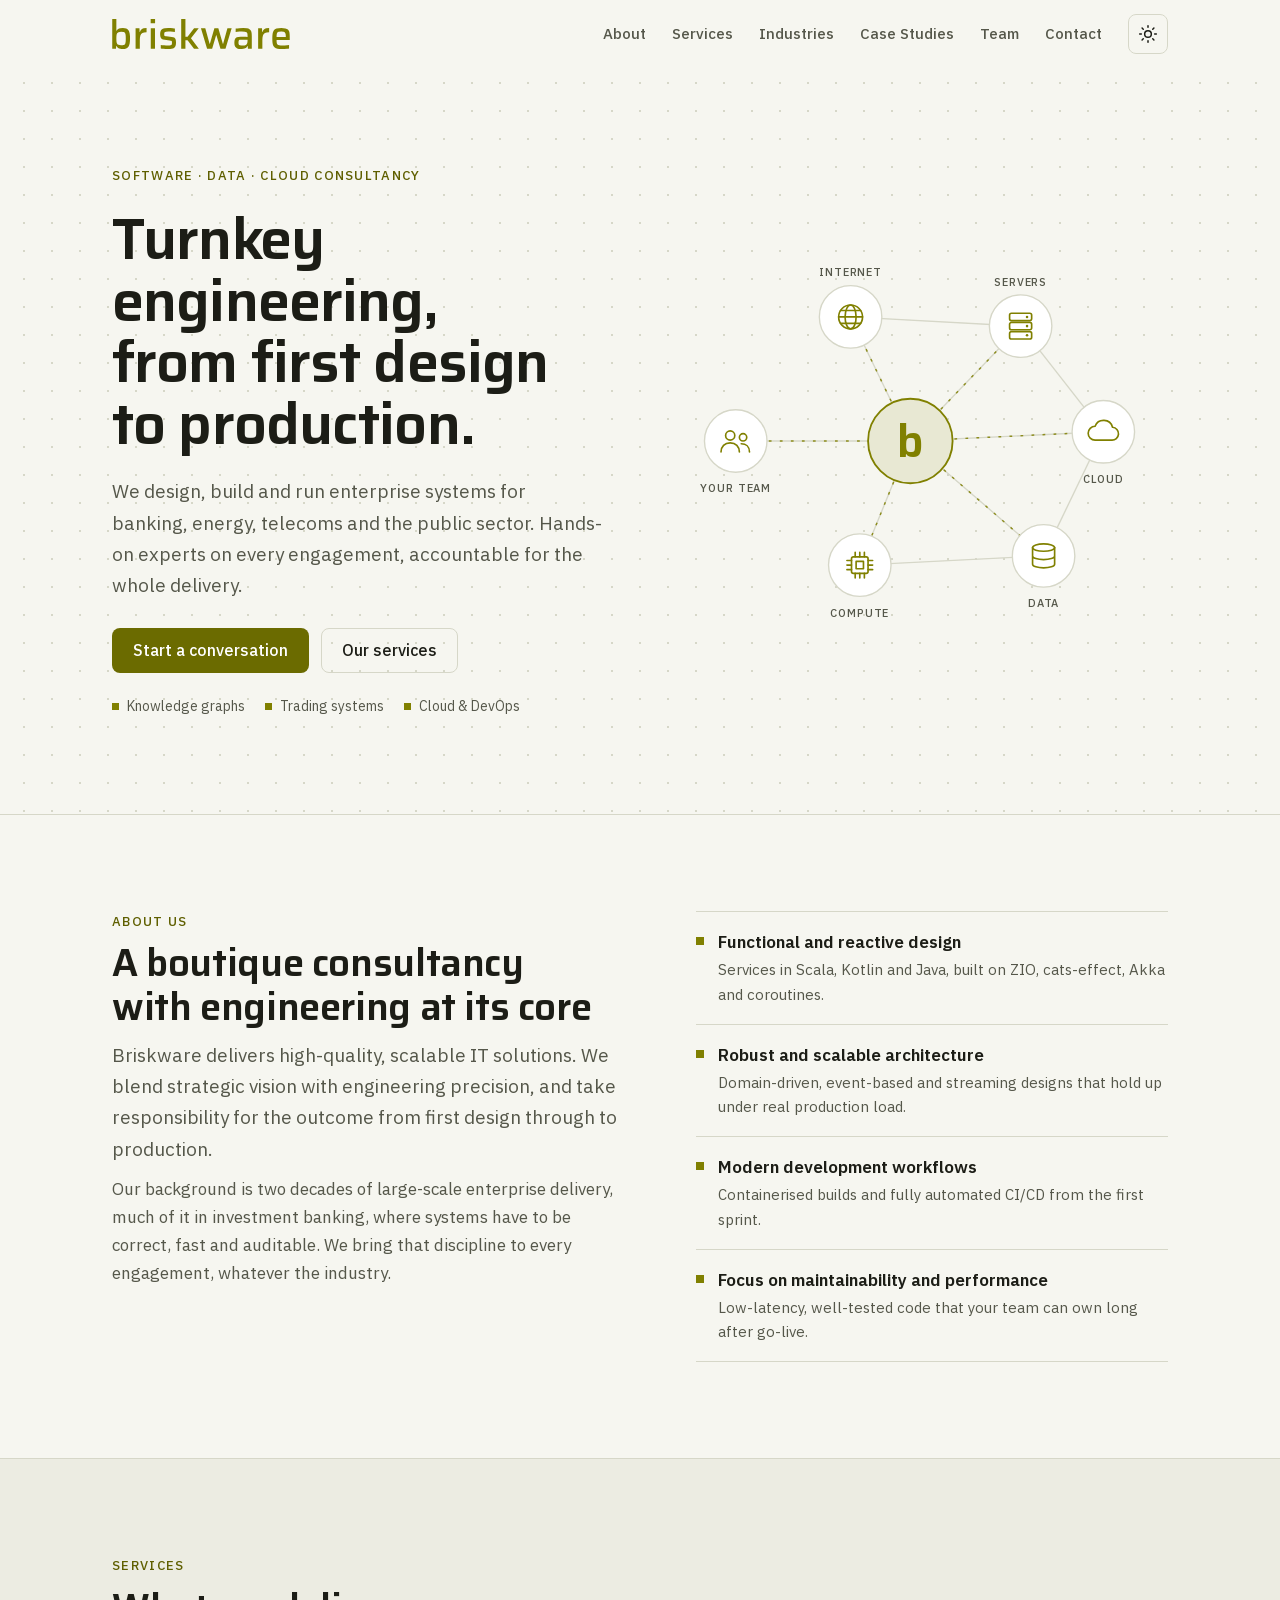
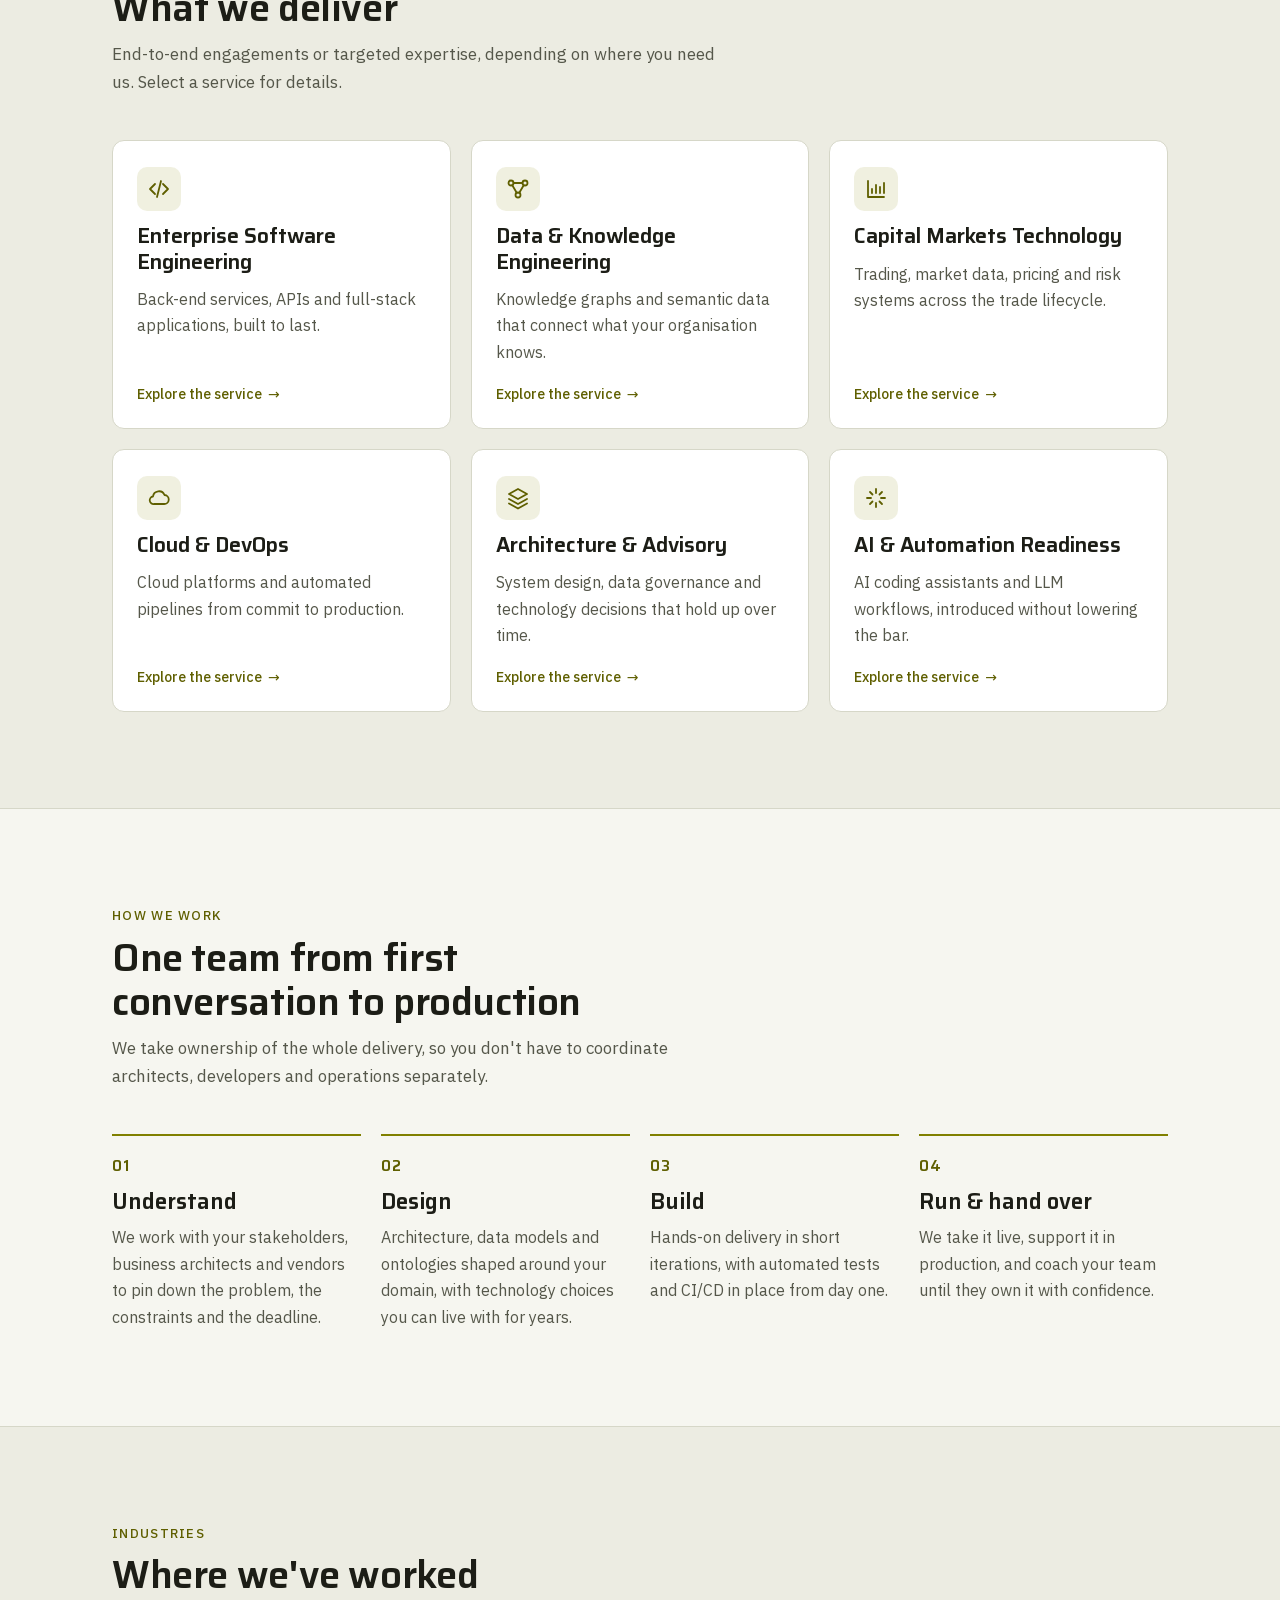
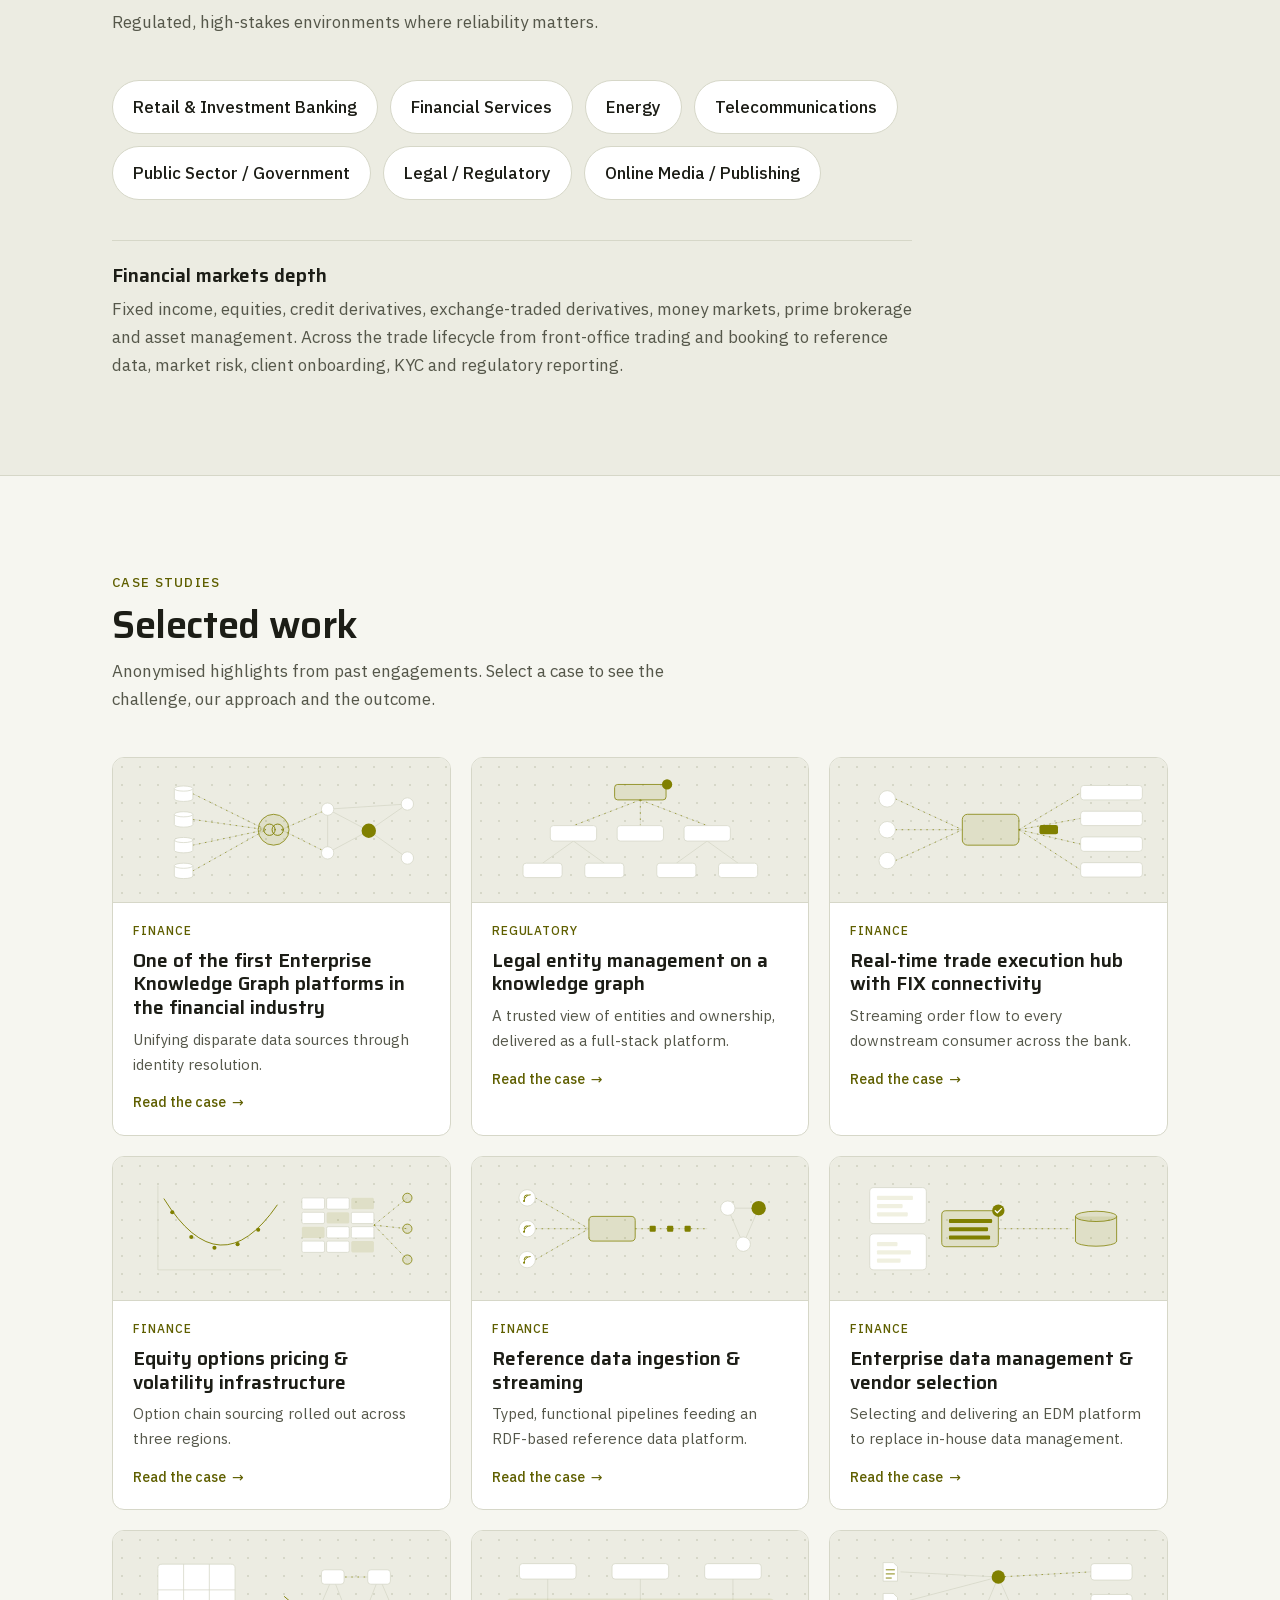
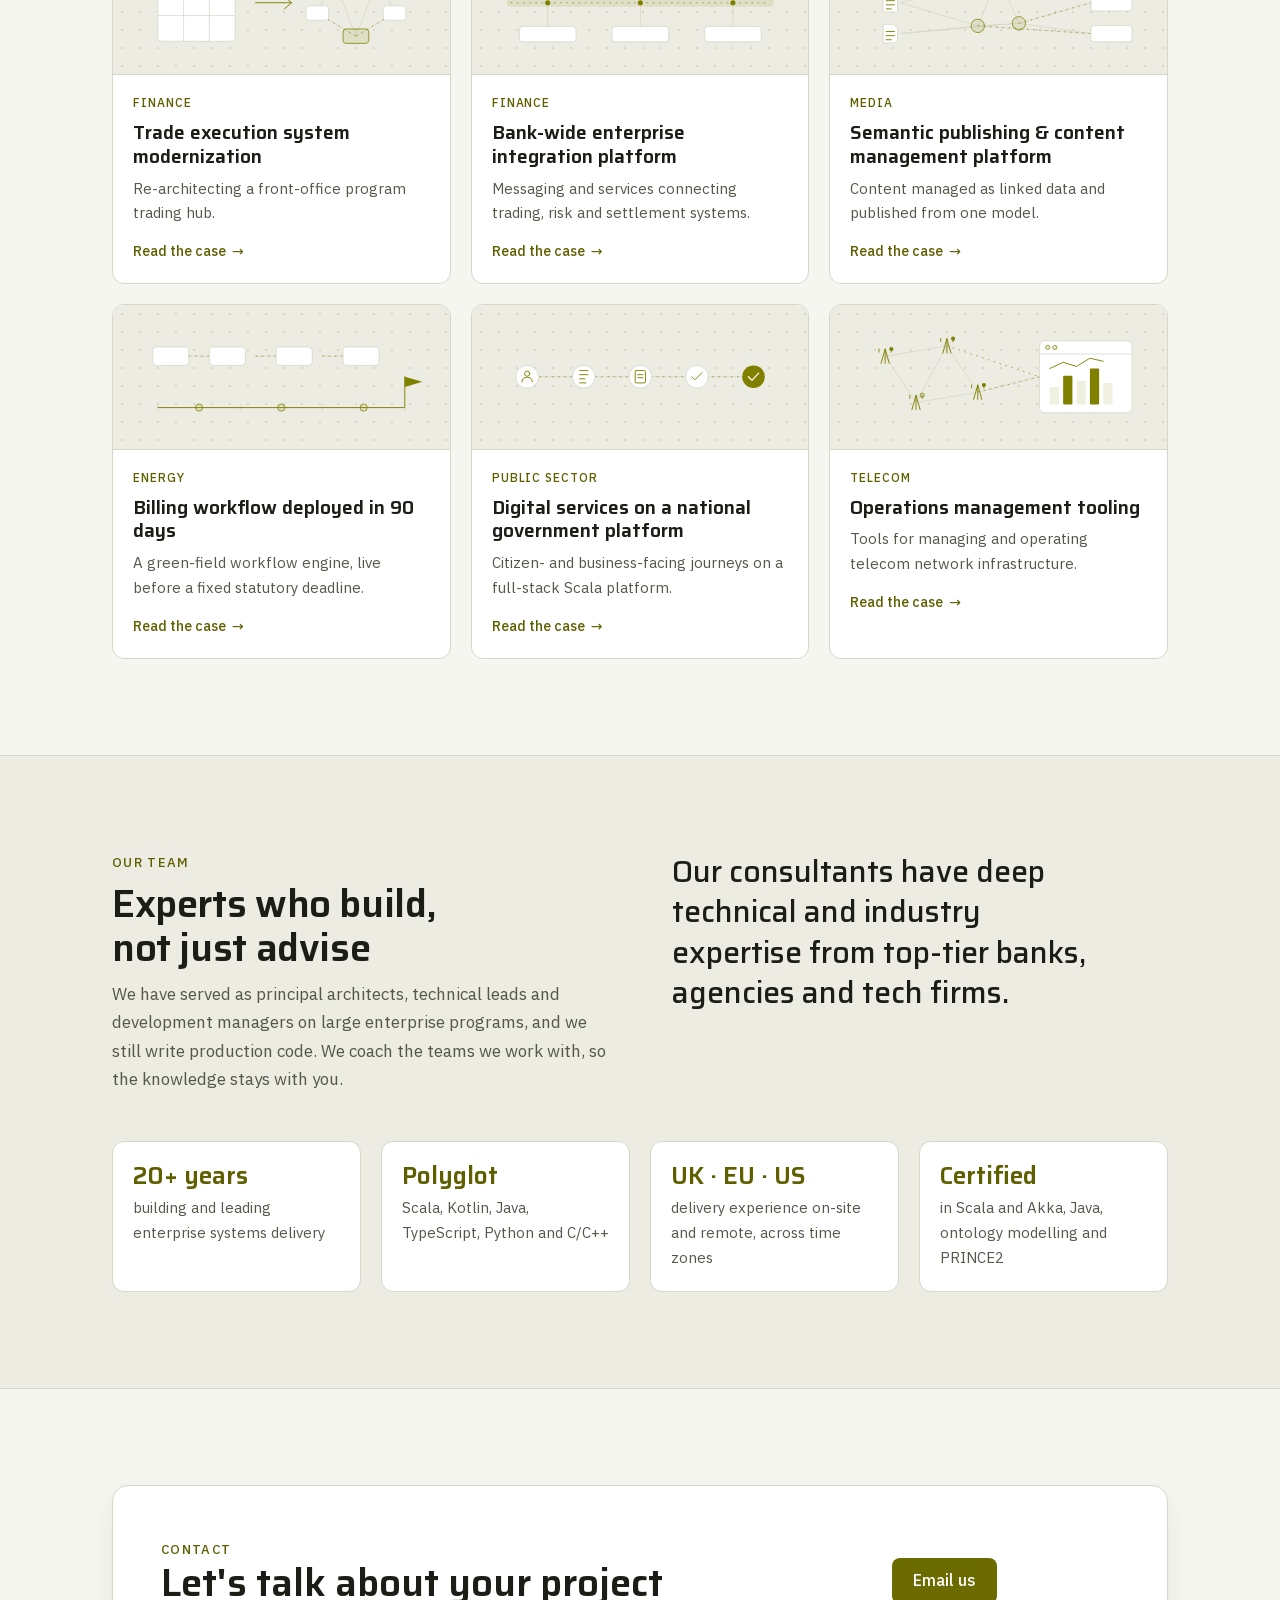
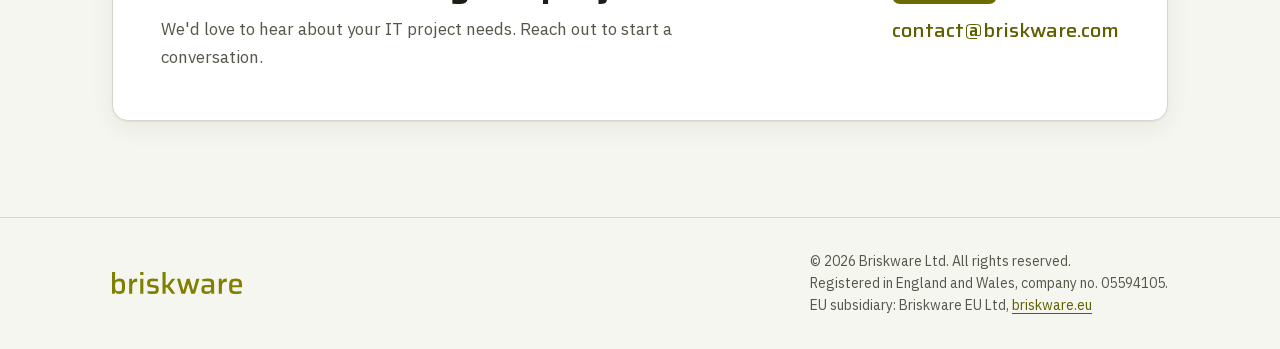
<file: index.html>
<!DOCTYPE html>
<html lang="en">
<head>
  <meta charset="UTF-8">
  <meta name="viewport" content="width=device-width, initial-scale=1">
  <title>Briskware | Software, Data &amp; Cloud Engineering Consultancy</title>
  <meta name="description" content="Briskware is a boutique consultancy delivering turnkey software, data and cloud engineering: enterprise systems, knowledge graphs, cloud and DevOps, architecture and AI readiness.">
  <link rel="canonical" href="https://briskware.com/">
  <link rel="alternate" hreflang="en-GB" href="https://briskware.com/">
  <link rel="alternate" hreflang="en-IE" href="https://briskware.eu/">
  <link rel="alternate" hreflang="x-default" href="https://briskware.com/">

  <meta property="og:type" content="website">
  <meta property="og:site_name" content="Briskware">
  <meta property="og:title" content="Briskware | Turnkey software, data &amp; cloud engineering">
  <meta property="og:description" content="Boutique consultancy delivering enterprise systems from first design to production.">
  <meta property="og:url" content="https://briskware.com/">
  <meta property="og:image" content="https://briskware.com/og-image.png">
  <meta property="og:image:width" content="1200">
  <meta property="og:image:height" content="630">
  <meta name="twitter:card" content="summary_large_image">

  <link rel="icon" href="favicon.ico" sizes="any">
  <link rel="icon" href="favicon.svg" type="image/svg+xml">
  <link rel="apple-touch-icon" href="apple-touch-icon.png">
  <meta name="theme-color" content="#f6f6f0" media="(prefers-color-scheme: light)">
  <meta name="theme-color" content="#17180f" media="(prefers-color-scheme: dark)">

  <!-- Before first paint: pick the company (UK or EU) from the host name, and the colour theme. -->
  <script>
    (function () {
      // briskware.eu / briskware.ie -> Briskware EU Ltd; everything else -> Briskware Ltd (UK).
      // data-site="ie" additionally switches the logo tag from EU to IE on briskware.ie.
      // Preview override: #as-eu, #as-ie or #as-uk, or ?entity=eu|ie|uk.
      var host = location.hostname.toLowerCase();
      var site = /(^|\.)briskware\.ie$/.test(host) ? 'ie' : /(^|\.)briskware\.eu$/.test(host) ? 'eu' : 'uk';
      var forced = (location.hash.match(/^#as-(eu|ie|uk)$/) || location.search.match(/[?&]entity=(eu|ie|uk)\b/) || [])[1];
      site = forced || site;
      document.documentElement.setAttribute('data-entity', site === 'uk' ? 'uk' : 'eu');
      document.documentElement.setAttribute('data-site', site);
    })();
    (function () {
      var t;
      try { t = localStorage.getItem('theme'); } catch (e) {}
      if (t !== 'light' && t !== 'dark') {
        t = window.matchMedia && window.matchMedia('(prefers-color-scheme: dark)').matches ? 'dark' : 'light';
      }
      document.documentElement.setAttribute('data-theme', t);
    })();
  </script>

  <link rel="preload" href="fonts/saira-latin.woff2" as="font" type="font/woff2" crossorigin>
  <link rel="preload" href="fonts/ibm-plex-sans-latin.woff2" as="font" type="font/woff2" crossorigin>
  <link rel="stylesheet" href="styles.css">
  <script src="script.js" defer></script>

  <script type="application/ld+json" id="org-data">
  {
    "@context": "https://schema.org",
    "@type": "Organization",
    "name": "Briskware Ltd",
    "legalName": "Briskware Limited",
    "url": "https://briskware.com/",
    "logo": "https://briskware.com/icon-512.png",
    "email": "contact@briskware.com",
    "description": "Boutique consultancy delivering turnkey software, data and cloud engineering.",
    "identifier": { "@type": "PropertyValue", "propertyID": "Companies House (England and Wales)", "value": "05594105" },
    "subOrganization": { "@type": "Organization", "name": "Briskware EU Ltd", "url": "https://briskware.eu/" }
  }
  </script>
</head>
<body>

<svg width="0" height="0" style="position:absolute" aria-hidden="true" focusable="false">
  <symbol id="wordmark" viewBox="79.1 -743 4449.6 751"><path d="M345.9 8Q314.3 8 283.6 2.4Q252.9 -3.2 227.7 -19.3Q202.6 -35.5 186.9 -67.1H180.4L176.5 0H79.1V-743H185.2V-450.2H190.9Q206.2 -476.9 229.4 -491.5Q252.6 -506.2 282.7 -512.1Q312.8 -518 349.3 -518Q399.9 -518 434 -505.2Q468 -492.5 488.6 -462.7Q509.2 -433 518.4 -382.3Q527.7 -331.7 527.7 -255Q527.7 -178.3 518 -127.7Q508.3 -77 487.3 -47.3Q466.3 -17.5 431.5 -4.8Q396.6 8 345.9 8ZM302.5 -85.9Q341.9 -85.9 365.6 -91.4Q389.3 -96.9 401 -113.7Q412.7 -130.5 416.7 -164.4Q420.7 -198.3 420.7 -255Q420.7 -311.7 416.7 -345.2Q412.7 -378.6 401 -395.4Q389.3 -412.2 365.6 -417.7Q341.9 -423.2 302.5 -423.2Q263.1 -423.2 239.6 -413.9Q216.1 -404.6 204.6 -383.9Q191.9 -362.4 188.6 -331Q185.2 -299.5 185.2 -255Q185.2 -211.7 188.5 -179.4Q191.7 -147 204.4 -125.6Q215.9 -105.4 239.6 -95.6Q263.3 -85.9 302.5 -85.9ZM666.1 0V-510H763.4L767.4 -417.7H774.7Q787.6 -458.2 811 -479.9Q834.4 -501.7 867.4 -509.8Q900.4 -518 941.5 -518V-414.2Q874.4 -414.2 837.6 -394.1Q800.9 -373.9 786.6 -330.6Q772.2 -287.3 772.2 -217.2V0ZM1043.7 -638.5V-743H1154.5V-638.5ZM1046.1 0V-510H1152.2V0ZM1487.5 8Q1458.2 8 1423.7 6.1Q1389.3 4.2 1356.4 1.2Q1323.4 -1.7 1296.9 -5.5V-90.4Q1314.4 -88.9 1335.8 -86.9Q1357.3 -84.9 1381 -83.8Q1404.7 -82.8 1428 -81.8Q1451.2 -80.9 1473.1 -80.9Q1521 -80.9 1542.7 -86.9Q1564.5 -92.9 1570.9 -107.2Q1577.4 -121.6 1577.4 -144.7Q1577.4 -171.5 1572.9 -183.2Q1568.5 -194.9 1556.1 -198.8Q1543.8 -202.7 1518.8 -205.7L1395.1 -220.5Q1346.9 -226.4 1322.5 -243.8Q1298.1 -261.3 1289.5 -291.9Q1280.9 -322.5 1280.9 -366.3Q1280.9 -417.1 1295.5 -447.5Q1310.1 -477.8 1336.8 -493.1Q1363.5 -508.3 1401.1 -513.2Q1438.8 -518 1484 -518Q1512 -518 1542.7 -516.1Q1573.4 -514.2 1601.9 -510.8Q1630.4 -507.5 1650.6 -502.7V-418.6Q1626.6 -421.9 1599 -424.1Q1571.4 -426.2 1543.6 -427.7Q1515.9 -429.1 1491.3 -429.1Q1453.6 -429.1 1429.6 -425.7Q1405.5 -422.3 1394.2 -409.5Q1382.9 -396.7 1382.9 -367.4Q1382.9 -344.2 1386.5 -332.6Q1390.2 -321.1 1401.8 -316.6Q1413.5 -312.1 1436.8 -309.1L1571.4 -293.4Q1609 -289.4 1632.6 -277.6Q1656.2 -265.8 1667.4 -236.2Q1678.6 -206.6 1678.6 -147.2Q1678.6 -97.4 1666 -66.5Q1653.5 -35.7 1628.6 -19.4Q1603.7 -3.2 1568.3 2.4Q1533 8 1487.5 8ZM1808.1 0V-743H1914.2V-301.3H1967.4L2130.2 -510H2247L2052.5 -263.7L2250 0H2128.7L1967.4 -212H1914.2V0ZM2456 0 2302.3 -510H2411.4L2518.7 -122.3H2526.4L2638.7 -510H2737.8L2850.4 -122.3H2858L2965.2 -510H3071.6L2917.1 0H2790.8L2689.9 -336H2682.2L2583.1 0ZM3297.8 8Q3245.7 8 3210.1 -5.9Q3174.6 -19.9 3156.8 -52.6Q3138.9 -85.4 3138.9 -141.3Q3138.9 -199.9 3152.8 -234.3Q3166.6 -268.7 3200.9 -283.8Q3235.1 -298.9 3296.6 -298.9Q3307 -298.9 3326.5 -298.4Q3346.1 -297.9 3371.5 -297.3Q3396.8 -296.7 3422.4 -296.2Q3447.9 -295.7 3469.4 -294.7V-319Q3469.4 -358.2 3464.2 -380.3Q3458.9 -402.3 3443.4 -412.9Q3427.8 -423.4 3399.1 -426.3Q3370.3 -429.1 3323.5 -429.1Q3302.2 -429.1 3272.6 -427.5Q3242.9 -425.9 3215.1 -423.8Q3187.4 -421.8 3171.6 -419.4V-503.5Q3213.3 -511 3262.2 -514.5Q3311.2 -518 3360.1 -518Q3416.7 -518 3455.4 -510.9Q3494 -503.8 3518.2 -488.9Q3542.4 -474 3554.4 -449.9Q3566.4 -425.9 3571 -392.6Q3575.6 -359.3 3575.6 -315.8V0H3478.1L3474.2 -66.3H3467.7Q3451.2 -33.6 3422.7 -17.5Q3394.1 -1.3 3361 3.3Q3328 8 3297.8 8ZM3345.4 -78.4Q3370.3 -78.4 3390.9 -81.5Q3411.4 -84.6 3426.9 -93.3Q3442.5 -102 3451.3 -117.5Q3460.2 -134.1 3464.8 -156.1Q3469.4 -178 3469.4 -208.3V-225.9H3323.4Q3290.1 -225.9 3272.7 -220.8Q3255.2 -215.7 3248.9 -199.7Q3242.6 -183.7 3242.6 -151.4Q3242.6 -120.5 3250 -104.7Q3257.4 -88.9 3279.7 -83.6Q3302.1 -78.4 3345.4 -78.4ZM3734.1 0V-510H3831.4L3835.4 -417.7H3842.7Q3855.6 -458.2 3879 -479.9Q3902.4 -501.7 3935.4 -509.8Q3968.4 -518 4009.5 -518V-414.2Q3942.4 -414.2 3905.6 -394.1Q3868.9 -373.9 3854.6 -330.6Q3840.2 -287.3 3840.2 -217.2V0ZM4326 8Q4261.5 8 4218.4 -0.7Q4175.3 -9.3 4149.2 -28.5Q4123.1 -47.7 4110.2 -78.1Q4097.3 -108.5 4093.2 -152.3Q4089.1 -196 4089.1 -254Q4089.1 -323.1 4096.2 -373.2Q4103.3 -423.3 4125.4 -455.5Q4147.5 -487.7 4193.7 -502.8Q4240 -518 4318.1 -518Q4379 -518 4417.8 -508.3Q4456.7 -498.7 4479.3 -478.6Q4501.9 -458.6 4512.3 -427.3Q4522.7 -396 4525.7 -352.7Q4528.7 -309.5 4528.7 -254.3V-219.6H4196.1Q4196.1 -175.3 4200 -147.8Q4203.9 -120.3 4218.5 -105.5Q4233.2 -90.7 4264.4 -85.4Q4295.6 -80.1 4350.3 -80.1Q4373.1 -80.1 4400.7 -81.2Q4428.4 -82.4 4457.1 -85Q4485.7 -87.6 4508.7 -89.9V-6.7Q4487.2 -2.7 4456 0.7Q4424.9 4.2 4391 6.1Q4357.2 8 4326 8ZM4426.8 -276.8V-296Q4426.8 -340.7 4421.4 -367.4Q4415.9 -394.2 4403.4 -407.7Q4390.8 -421.3 4369.4 -425.6Q4347.9 -429.9 4316 -429.9Q4275.9 -429.9 4252.4 -424.5Q4228.8 -419.1 4216.7 -404.2Q4204.6 -389.3 4200.3 -362.5Q4196.1 -335.6 4196.1 -292.6H4445.1Z"/></symbol>
</svg>

<a class="skip" href="#main">Skip to content</a>

<header class="site-header" id="top">
  <div class="wrap header-inner">
    <a class="logo" href="#home" aria-label="Briskware home">
      <svg viewBox="0 0 4449.6 751" role="img" aria-label="briskware"><use href="#wordmark"/></svg>
      <span class="entity-tag eu-only tag-eu">EU</span>
      <span class="entity-tag eu-only tag-ie">IE</span>
    </a>
    <nav class="site-nav" id="site-nav" aria-label="Main">
      <ul id="nav-links">
        <li><a href="#about">About</a></li>
        <li><a href="#services">Services</a></li>
        <li><a href="#industries">Industries</a></li>
        <li><a href="#portfolio">Case Studies</a></li>
        <li><a href="#team">Team</a></li>
        <li><a href="#contact">Contact</a></li>
      </ul>
      <button class="icon-btn theme-toggle" type="button" id="theme-toggle" aria-label="Switch colour theme">
        <svg class="sun" viewBox="0 0 24 24" aria-hidden="true"><circle cx="12" cy="12" r="4"/><path d="M12 2v2M12 20v2M4.9 4.9l1.4 1.4M17.7 17.7l1.4 1.4M2 12h2M20 12h2M4.9 19.1l1.4-1.4M17.7 6.3l1.4-1.4"/></svg>
        <svg class="moon" viewBox="0 0 24 24" aria-hidden="true"><path d="M20 14.5A8 8 0 0 1 9.5 4a8 8 0 1 0 10.5 10.5z"/></svg>
      </button>
      <button class="icon-btn menu-toggle" type="button" id="menu-toggle" aria-label="Open menu" aria-expanded="false" aria-controls="nav-links">
        <svg viewBox="0 0 24 24" aria-hidden="true"><path d="M4 7h16M4 12h16M4 17h16"/></svg>
      </button>
    </nav>
  </div>
</header>

<main id="main">

<section class="hero" id="home">
  <div class="wrap hero-inner">
    <div class="hero-copy">
      <span class="eyebrow">Software · Data · Cloud consultancy</span>
      <h1>Turnkey engineering, from first design to production.</h1>
      <p class="hero-lead">We design, build and run enterprise systems for banking, energy, telecoms and the public sector. Hands-on experts on every engagement, accountable for the whole delivery.</p>
      <div class="cta-row">
        <a class="btn btn-primary" href="#contact">Start a conversation</a>
        <a class="btn btn-ghost" href="#services">Our services</a>
      </div>
      <ul class="hero-tags">
        <li>Knowledge graphs</li>
        <li>Trading systems</li>
        <li>Cloud &amp; DevOps</li>
      </ul>
    </div>

    <div class="hero-art">
      <svg class="net" viewBox="0 0 560 420" role="img" aria-label="Briskware at the centre of a network linking your team with the internet, servers, cloud, data and compute">
        <g>
          <path class="edge" d="M215 75 L400 85"/>
          <path class="edge" d="M400 85 L490 200"/>
          <path class="edge" d="M490 200 L425 335"/>
          <path class="edge" d="M425 335 L225 345"/>
          <path class="edge" d="M90 210 L280 210"/><path class="flow" d="M90 210 L280 210"/>
          <path class="edge" d="M280 210 L215 75"/><path class="flow" d="M280 210 L215 75"/>
          <path class="edge" d="M280 210 L400 85"/><path class="flow" d="M280 210 L400 85"/>
          <path class="edge" d="M280 210 L490 200"/><path class="flow" d="M280 210 L490 200"/>
          <path class="edge" d="M280 210 L425 335"/><path class="flow" d="M280 210 L425 335"/>
          <path class="edge" d="M280 210 L225 345"/><path class="flow" d="M280 210 L225 345"/>
        </g>
        <g transform="translate(90 210)"><circle class="node" r="34"/>
          <g class="ico"><circle cx="-6" cy="-6" r="5"/><path d="M-16 12c0-6 4-10 10-10s10 4 10 10"/><circle cx="8" cy="-4" r="4"/><path d="M6 3c5 0 9 3 9 9"/></g>
          <text class="lbl" y="56" text-anchor="middle">Your team</text></g>
        <g transform="translate(215 75)"><circle class="node" r="34"/>
          <g class="ico"><circle r="13"/><ellipse rx="6" ry="13"/><path d="M-13 0H13M-11 -7H11M-11 7H11"/></g>
          <text class="lbl" y="-44" text-anchor="middle">Internet</text></g>
        <g transform="translate(400 85)"><circle class="node" r="34"/>
          <g class="ico"><rect x="-12" y="-14" width="24" height="8" rx="2"/><rect x="-12" y="-4" width="24" height="8" rx="2"/><rect x="-12" y="6" width="24" height="8" rx="2"/>
            <circle class="dot" cx="7" cy="-10" r="1.4"/><circle class="dot" cx="7" cy="0" r="1.4"/><circle class="dot" cx="7" cy="10" r="1.4"/></g>
          <text class="lbl" y="-44" text-anchor="middle">Servers</text></g>
        <g transform="translate(490 200)"><circle class="node" r="34"/>
          <g class="ico"><path d="M-9 9H9a7 7 0 0 0 1-14 10 10 0 0 0-19-1A7.5 7.5 0 0 0-9 9z"/></g>
          <text class="lbl" y="56" text-anchor="middle">Cloud</text></g>
        <g transform="translate(425 335)"><circle class="node" r="34"/>
          <g class="ico"><ellipse cy="-9" rx="12" ry="4"/><path d="M-12 -9V9c0 2.2 5.4 4 12 4s12-1.8 12-4V-9M-12 0c0 2.2 5.4 4 12 4s12-1.8 12-4"/></g>
          <text class="lbl" y="56" text-anchor="middle">Data</text></g>
        <g transform="translate(225 345)"><circle class="node" r="34"/>
          <g class="ico"><rect x="-9" y="-9" width="18" height="18" rx="2"/><rect x="-4" y="-4" width="8" height="8"/>
            <path d="M-5 -9v-5M0 -9v-5M5 -9v-5M-5 9v5M0 9v5M5 9v5M-9 -5h-5M-9 0h-5M-9 5h-5M9 -5h5M9 0h5M9 5h5"/></g>
          <text class="lbl" y="56" text-anchor="middle">Compute</text></g>
        <g transform="translate(280 210)"><circle class="hub-pulse" r="46"/><circle class="hub-pulse p2" r="46"/><circle class="hub-base" r="46"/><circle class="hub" r="46"/>
          <text class="hub-b" text-anchor="middle" y="17">b</text></g>
      </svg>
    </div>
  </div>
</section>

<section class="section" id="about">
  <div class="wrap about-grid">
    <div class="section-head">
      <span class="eyebrow">About us</span>
      <h2>A boutique consultancy with engineering at its core</h2>
      <p class="about-lead">Briskware delivers high-quality, scalable IT solutions. We blend strategic vision with engineering precision, and take responsibility for the outcome from first design through to production.</p>
      <p>Our background is two decades of large-scale enterprise delivery, much of it in investment banking, where systems have to be correct, fast and auditable. We bring that discipline to every engagement, whatever the industry.</p>
    </div>
    <ul class="principles">
      <li><strong>Functional and reactive design</strong><span>Services in Scala, Kotlin and Java, built on ZIO, cats-effect, Akka and coroutines.</span></li>
      <li><strong>Robust and scalable architecture</strong><span>Domain-driven, event-based and streaming designs that hold up under real production load.</span></li>
      <li><strong>Modern development workflows</strong><span>Containerised builds and fully automated CI/CD from the first sprint.</span></li>
      <li><strong>Focus on maintainability and performance</strong><span>Low-latency, well-tested code that your team can own long after go-live.</span></li>
    </ul>
  </div>
</section>

<section class="section alt" id="services">
  <div class="wrap">
    <div class="section-head">
      <span class="eyebrow">Services</span>
      <h2>What we deliver</h2>
      <p>End-to-end engagements or targeted expertise, depending on where you need us. Select a service for details.</p>
    </div>
    <ul class="svc-grid">

      <li class="svc">
        <button class="svc-card" type="button" aria-haspopup="dialog">
          <span class="card-icon"><svg viewBox="0 0 24 24" aria-hidden="true"><path d="M8 7l-5 5 5 5M16 7l5 5-5 5M14 4l-4 16"/></svg></span>
          <span class="svc-title">Enterprise Software Engineering</span>
          <span class="svc-sum">Back-end services, APIs and full-stack applications, built to last.</span>
          <span class="case-more">Explore the service</span>
        </button>
        <div class="svc-detail" hidden>
          <div class="svc-art">
            <svg class="g" viewBox="0 0 600 240" role="img" aria-label="Layered application: web app, APIs, services and event streams">
              <path class="e" d="M300 54V80M300 114L170 140M300 114V140M300 114L430 140M170 174V200M300 174V200M430 174V200"/>
              <path class="f" d="M300 54V80M300 114L170 140M300 114V140M300 114L430 140M170 174V200M300 174V200M430 174V200"/>
              <rect class="b" x="210" y="20" width="180" height="34" rx="6"/><text class="t" x="300" y="42" text-anchor="middle">Web app</text>
              <rect class="h" x="170" y="80" width="260" height="34" rx="6"/><text class="t" x="300" y="102" text-anchor="middle">APIs</text>
              <rect class="b" x="120" y="140" width="100" height="34" rx="6"/><text class="t" x="170" y="162" text-anchor="middle">Service</text>
              <rect class="b" x="250" y="140" width="100" height="34" rx="6"/><text class="t" x="300" y="162" text-anchor="middle">Service</text>
              <rect class="b" x="380" y="140" width="100" height="34" rx="6"/><text class="t" x="430" y="162" text-anchor="middle">Service</text>
              <rect class="sf" x="90" y="200" width="420" height="12" rx="6"/><path class="f" d="M96 206H504"/>
              <text class="t" x="520" y="211">Streams</text>
            </svg>
          </div>
          <div class="svc-body">
            <p class="cd-lead">We build back-end services, streaming APIs and full-stack applications, from green-field systems to migrating legacy stacks onto modern platforms. Functional and reactive by preference, pragmatic by necessity.</p>
            <h4>What's included</h4>
            <ul class="points">
              <li>Back-end services and APIs: REST, WebSockets and non-blocking streaming</li>
              <li>Full-stack applications with React and TypeScript front ends</li>
              <li>Platform migrations, from legacy Java to Kotlin and from Scala 2 to Scala 3</li>
              <li>Low-latency, multi-threaded systems for front-office workloads</li>
            </ul>
            <h4>Related work</h4>
            <ul class="related">
              <li><button type="button" data-case="case-options">Equity options pricing &amp; volatility infrastructure</button></li>
              <li><button type="button" data-case="case-refdata">Reference data ingestion &amp; streaming</button></li>
              <li><button type="button" data-case="case-gov">Digital services on a national government platform</button></li>
            </ul>
            <ul class="tags"><li>Scala</li><li>Kotlin</li><li>Java</li><li>TypeScript</li><li>React</li><li>ZIO</li><li>Akka</li><li>Spring</li></ul>
          </div>
        </div>
      </li>

      <li class="svc">
        <button class="svc-card" type="button" aria-haspopup="dialog">
          <span class="card-icon"><svg viewBox="0 0 24 24" aria-hidden="true"><circle cx="5" cy="6" r="2.5"/><circle cx="19" cy="6" r="2.5"/><circle cx="12" cy="18" r="2.5"/><path d="M7.5 6h9M6.3 8.2l4.4 7.6M17.7 8.2l-4.4 7.6"/></svg></span>
          <span class="svc-title">Data &amp; Knowledge Engineering</span>
          <span class="svc-sum">Knowledge graphs and semantic data that connect what your organisation knows.</span>
          <span class="case-more">Explore the service</span>
        </button>
        <div class="svc-detail" hidden>
          <div class="svc-art">
            <svg class="g" viewBox="0 0 600 240" role="img" aria-label="An ontology class hierarchy typing the nodes of a knowledge graph">
              <path class="e" d="M150 54L90 96M150 54L210 96M90 126L50 166M90 126L130 166"/>
              <path class="e" d="M400 70L500 60M400 70L450 140M500 60L450 140M450 140L540 175M450 140L380 190M380 190L540 175"/>
              <path class="f" d="M170 180C260 180 300 80 384 72M90 182C200 230 300 200 366 192"/>
              <rect class="h" x="110" y="24" width="80" height="30" rx="6"/><text class="t" x="150" y="43" text-anchor="middle">Thing</text>
              <rect class="b" x="50" y="96" width="80" height="30" rx="6"/><text class="t" x="90" y="115" text-anchor="middle">Party</text>
              <rect class="b" x="170" y="96" width="80" height="30" rx="6"/><text class="t" x="210" y="115" text-anchor="middle">Product</text>
              <rect class="b" x="10" y="166" width="80" height="30" rx="6"/><text class="t" x="50" y="185" text-anchor="middle">Person</text>
              <rect class="b" x="100" y="166" width="70" height="30" rx="6"/><text class="t" x="135" y="185" text-anchor="middle">Org</text>
              <circle class="s" cx="400" cy="70" r="13"/><circle class="n" cx="500" cy="60" r="12"/><circle class="h" cx="450" cy="140" r="15"/><circle class="n" cx="540" cy="175" r="12"/><circle class="s" cx="380" cy="190" r="13"/>
              <text class="t" x="130" y="228" text-anchor="middle">Ontology</text>
              <text class="t" x="460" y="228" text-anchor="middle">Knowledge graph</text>
              <text class="t" x="290" y="120" text-anchor="middle">rdf:type</text>
            </svg>
          </div>
          <div class="svc-body">
            <p class="cd-lead">Enterprise knowledge graphs unify scattered data through shared ontologies and identity resolution, replacing ungoverned data lakes with a model the business and the machines both understand. We design the ontology, build the pipelines and run the platform.</p>
            <h4>What's included</h4>
            <ul class="points">
              <li>Ontology and taxonomy design with OWL, RDFS and SHACL</li>
              <li>Identity and property resolution to unify disparate sources</li>
              <li>SPARQL-based ETL and DataOps pipelines</li>
              <li>Reference and master data management, including EDM product integration</li>
              <li>Triple stores and graph databases, selected to fit the use case</li>
            </ul>
            <h4>Related work</h4>
            <ul class="related">
              <li><button type="button" data-case="case-ekg">One of the first Enterprise Knowledge Graph platforms in the financial industry</button></li>
              <li><button type="button" data-case="case-lei">Legal entity management on a knowledge graph</button></li>
              <li><button type="button" data-case="case-publishing">Semantic publishing &amp; content management platform</button></li>
            </ul>
            <ul class="tags"><li>RDF</li><li>OWL</li><li>SHACL</li><li>SPARQL</li><li>Knowledge Graphs</li><li>EDM / MDM</li></ul>
          </div>
        </div>
      </li>

      <li class="svc">
        <button class="svc-card" type="button" aria-haspopup="dialog">
          <span class="card-icon"><svg viewBox="0 0 24 24" aria-hidden="true"><path d="M4 20h16M4 20V4M8 16v-4M12 16V8M16 16v-6M20 16V6"/></svg></span>
          <span class="svc-title">Capital Markets Technology</span>
          <span class="svc-sum">Trading, market data, pricing and risk systems across the trade lifecycle.</span>
          <span class="case-more">Explore the service</span>
        </button>
        <div class="svc-detail" hidden>
          <div class="svc-art">
            <svg class="g" viewBox="0 0 600 240" role="img" aria-label="The trade lifecycle from pre-trade to settlement, fed by market and reference data">
              <path class="b" d="M30 60h90l16 22-16 22h-90l16-22z"/><text class="t" x="80" y="86" text-anchor="middle">Pre-trade</text>
              <path class="b" d="M136 60h90l16 22-16 22h-90l16-22z"/><text class="t" x="186" y="86" text-anchor="middle">Order</text>
              <path class="h" d="M242 60h90l16 22-16 22h-90l16-22z"/><text class="t" x="292" y="86" text-anchor="middle">Execute</text>
              <path class="b" d="M348 60h90l16 22-16 22h-90l16-22z"/><text class="t" x="398" y="86" text-anchor="middle">Book</text>
              <path class="b" d="M454 60h90l16 22-16 22h-90l16-22z"/><text class="t" x="504" y="86" text-anchor="middle">Settle</text>
              <path class="e" d="M186 104V170M292 104V170M398 104V170"/>
              <path class="f" d="M186 170V104M292 170V104M398 170V104"/>
              <rect class="sf" x="40" y="164" width="520" height="12" rx="6"/><path class="f" d="M46 170H554"/>
              <circle class="s" cx="186" cy="170" r="5"/><circle class="s" cx="292" cy="170" r="5"/><circle class="s" cx="398" cy="170" r="5"/>
              <text class="t" x="300" y="206" text-anchor="middle">Market &amp; reference data</text>
              <rect class="s" x="274" y="30" width="36" height="18" rx="4"/><text class="t on-s" x="292" y="43" text-anchor="middle">FIX</text>
            </svg>
          </div>
          <div class="svc-body">
            <p class="cd-lead">Two decades inside investment banks means we already speak the language of the desk, operations and compliance. We build and modernise the systems that carry a trade from order to settlement, and the data that feeds them.</p>
            <h4>What's included</h4>
            <ul class="points">
              <li>Order management, execution, and FIX initiators and acceptors</li>
              <li>Real-time market data and reference data connectivity</li>
              <li>Options pricing, volatility and market risk infrastructure</li>
              <li>Client onboarding, KYC and regulatory reporting flows</li>
              <li>Enterprise integration between trading, risk and settlement platforms</li>
            </ul>
            <h4>Related work</h4>
            <ul class="related">
              <li><button type="button" data-case="case-fix">Real-time trade execution hub with FIX connectivity</button></li>
              <li><button type="button" data-case="case-options">Equity options pricing &amp; volatility infrastructure</button></li>
              <li><button type="button" data-case="case-modernization">Trade execution system modernization</button></li>
              <li><button type="button" data-case="case-integration">Bank-wide enterprise integration platform</button></li>
            </ul>
            <ul class="tags"><li>FIX</li><li>OMS / EMS</li><li>Market data</li><li>Reference data</li><li>Pricing &amp; risk</li><li>FpML</li></ul>
          </div>
        </div>
      </li>

      <li class="svc">
        <button class="svc-card" type="button" aria-haspopup="dialog">
          <span class="card-icon"><svg viewBox="0 0 24 24" aria-hidden="true"><path d="M7 18h10a4.5 4.5 0 0 0 .5-9 6 6 0 0 0-11.5 1.5A3.75 3.75 0 0 0 7 18z"/></svg></span>
          <span class="svc-title">Cloud &amp; DevOps</span>
          <span class="svc-sum">Cloud platforms and automated pipelines from commit to production.</span>
          <span class="case-more">Explore the service</span>
        </button>
        <div class="svc-detail" hidden>
          <div class="svc-art">
            <svg class="g" viewBox="0 0 600 240" role="img" aria-label="A CI/CD pipeline deploying to a Kubernetes cluster, with infrastructure as code">
              <path class="e" d="M70 90H370M370 90H430M220 176H430"/>
              <path class="f" d="M70 90H430M220 176H430"/>
              <circle class="n" cx="70" cy="90" r="20"/><circle class="n" cx="170" cy="90" r="20"/><circle class="n" cx="270" cy="90" r="20"/><circle class="h" cx="370" cy="90" r="20"/>
              <g class="i"><circle cx="70" cy="90" r="5"/><path d="M58 90h7M75 90h7"/></g>
              <g class="i"><path d="M163 83l14 0M170 83v14"/></g>
              <g class="i"><path d="M263 90l5 5 9-10"/></g>
              <g class="i"><path d="M362 90h14M370 82l8 8-8 8"/></g>
              <text class="t" x="70" y="56" text-anchor="middle">Commit</text><text class="t" x="170" y="56" text-anchor="middle">Build</text><text class="t" x="270" y="56" text-anchor="middle">Test</text><text class="t" x="370" y="56" text-anchor="middle">Deploy</text>
              <rect class="b" x="120" y="159" width="100" height="34" rx="6"/><text class="t" x="170" y="181" text-anchor="middle">IaC</text>
              <rect class="h" x="430" y="40" width="140" height="170" rx="14"/>
              <text class="t" x="500" y="66" text-anchor="middle">Cluster</text>
              <path class="s" d="M458 100l7-12h14l7 12-7 12h-14z"/><path class="n" d="M500 100l7-12h14l7 12-7 12h-14z"/>
              <path class="n" d="M458 134l7-12h14l7 12-7 12h-14z"/><path class="s" d="M500 134l7-12h14l7 12-7 12h-14z"/>
              <path class="s" d="M458 168l7-12h14l7 12-7 12h-14z"/><path class="n" d="M500 168l7-12h14l7 12-7 12h-14z"/>
            </svg>
          </div>
          <div class="svc-body">
            <p class="cd-lead">Containerised platforms on GCP, AWS and OpenShift, defined as code and deployed by pipelines that take every change from commit to production automatically. We stay on after go-live to support what we ship.</p>
            <h4>What's included</h4>
            <ul class="points">
              <li>Kubernetes on GKE and OpenShift, packaged with Docker and Helm</li>
              <li>Infrastructure as code with Terraform</li>
              <li>CI/CD with GitHub Actions, CircleCI, Jenkins or TeamCity, and GitOps with Flux</li>
              <li>Separate development, integration and production environments from day one</li>
              <li>Hands-on production support after go-live</li>
            </ul>
            <h4>Related work</h4>
            <ul class="related">
              <li><button type="button" data-case="case-billing">Billing workflow deployed in 90 days</button></li>
              <li><button type="button" data-case="case-lei">Legal entity management on a knowledge graph</button></li>
            </ul>
            <ul class="tags"><li>GCP</li><li>AWS</li><li>Kubernetes</li><li>OpenShift</li><li>Terraform</li><li>Helm</li><li>Docker</li></ul>
          </div>
        </div>
      </li>

      <li class="svc">
        <button class="svc-card" type="button" aria-haspopup="dialog">
          <span class="card-icon"><svg viewBox="0 0 24 24" aria-hidden="true"><path d="M12 3l9 5-9 5-9-5 9-5zM3 13l9 5 9-5M3 17.5l9 5 9-5"/></svg></span>
          <span class="svc-title">Architecture &amp; Advisory</span>
          <span class="svc-sum">System design, data governance and technology decisions that hold up over time.</span>
          <span class="case-more">Explore the service</span>
        </button>
        <div class="svc-detail" hidden>
          <div class="svc-art">
            <svg class="g" viewBox="0 0 600 240" role="img" aria-label="Bounded contexts exchanging events">
              <rect class="b" x="30" y="40" width="160" height="160" rx="14"/>
              <rect class="b" x="220" y="40" width="160" height="160" rx="14"/>
              <rect class="b" x="410" y="40" width="160" height="160" rx="14"/>
              <text class="t" x="110" y="66" text-anchor="middle">Orders</text><text class="t" x="300" y="66" text-anchor="middle">Pricing</text><text class="t" x="490" y="66" text-anchor="middle">Risk</text>
              <path class="e" d="M80 110L140 110M80 110L110 160M140 110L110 160M270 110L330 110M300 160L270 110M300 160L330 110M460 110L520 110M490 160L460 110M490 160L520 110"/>
              <circle class="h" cx="80" cy="110" r="10"/><circle class="n" cx="140" cy="110" r="10"/><circle class="n" cx="110" cy="160" r="10"/>
              <circle class="n" cx="270" cy="110" r="10"/><circle class="h" cx="330" cy="110" r="10"/><circle class="n" cx="300" cy="160" r="10"/>
              <circle class="n" cx="460" cy="110" r="10"/><circle class="n" cx="520" cy="110" r="10"/><circle class="h" cx="490" cy="160" r="10"/>
              <path class="e" d="M190 130H220M380 130H410"/><path class="f" d="M180 130H230M370 130H420"/>
              <rect class="s" x="196" y="124" width="18" height="12" rx="3"/><rect class="s" x="386" y="124" width="18" height="12" rx="3"/>
              <text class="t" x="300" y="226" text-anchor="middle">Events between bounded contexts</text>
            </svg>
          </div>
          <div class="svc-body">
            <p class="cd-lead">Architecture that fits your domain and your organisation. We design domain-driven, event-based systems, define data architecture and governance with your business and data architects, and help you choose technology and vendors you can live with for years.</p>
            <h4>What's included</h4>
            <ul class="points">
              <li>Target architectures and pragmatic modernization roadmaps</li>
              <li>Domain-driven and event-driven system design</li>
              <li>Data architecture and governance, working with business and data architects</li>
              <li>Technology and vendor selection, with direct vendor liaison</li>
              <li>Technical leadership of onshore and offshore teams</li>
            </ul>
            <h4>Related work</h4>
            <ul class="related">
              <li><button type="button" data-case="case-ekg">One of the first Enterprise Knowledge Graph platforms in the financial industry</button></li>
              <li><button type="button" data-case="case-edm">Enterprise data management &amp; vendor selection</button></li>
              <li><button type="button" data-case="case-integration">Bank-wide enterprise integration platform</button></li>
            </ul>
            <ul class="tags"><li>Domain-driven design</li><li>Event-driven</li><li>Data governance</li><li>Vendor selection</li><li>Team leadership</li></ul>
          </div>
        </div>
      </li>

      <li class="svc">
        <button class="svc-card" type="button" aria-haspopup="dialog">
          <span class="card-icon"><svg viewBox="0 0 24 24" aria-hidden="true"><path d="M12 3v4M12 17v4M3 12h4M17 12h4M6 6l2.5 2.5M15.5 15.5L18 18M6 18l2.5-2.5M15.5 8.5L18 6"/></svg></span>
          <span class="svc-title">AI &amp; Automation Readiness</span>
          <span class="svc-sum">AI coding assistants and LLM workflows, introduced without lowering the bar.</span>
          <span class="case-more">Explore the service</span>
        </button>
        <div class="svc-detail" hidden>
          <div class="svc-art">
            <svg class="g" viewBox="0 0 600 240" role="img" aria-label="An engineer working with an AI assistant, with output passing review and tests before shipping">
              <path class="e" d="M100 120H210M270 120L360 76M270 120L360 164M420 76L470 120M420 164L470 120M510 120H560"/>
              <path class="f" d="M100 120H210M270 120L360 76M270 120L360 164M420 76L470 120M420 164L470 120M510 120H560"/>
              <circle class="n" cx="80" cy="120" r="24"/>
              <g class="i"><circle cx="80" cy="113" r="6"/><path d="M68 132c0-7 5-11 12-11s12 4 12 11"/></g>
              <circle class="h" cx="240" cy="120" r="30"/>
              <path class="i" d="M240 102v10M240 128v10M222 120h10M248 120h10M228 108l5 5M247 127l5 5M228 132l5-5M247 113l5-5"/>
              <rect class="b" x="350" y="60" width="72" height="32" rx="6"/><text class="t" x="386" y="80" text-anchor="middle">Code</text>
              <rect class="b" x="350" y="148" width="72" height="32" rx="6"/><text class="t" x="386" y="168" text-anchor="middle">Docs</text>
              <path class="s" d="M490 98l22 22-22 22-22-22z"/><path class="i on-s-stroke" d="M481 120l6 6 12-12"/>
              <text class="t" x="80" y="168" text-anchor="middle">Engineer</text>
              <text class="t" x="240" y="174" text-anchor="middle">Assistant</text>
              <text class="t" x="490" y="168" text-anchor="middle">Review &amp; tests</text>
            </svg>
          </div>
          <div class="svc-body">
            <p class="cd-lead">We use AI coding assistants and LLMs in our own engineering every day. We help your teams adopt them in a way that speeds up delivery while keeping review, testing and quality standards where they should be.</p>
            <h4>What's included</h4>
            <ul class="points">
              <li>Rolling out AI coding assistants across engineering teams</li>
              <li>LLM-assisted research, analysis and documentation</li>
              <li>Automating repetitive build, test and delivery tasks</li>
              <li>Keeping review and testing standards high as AI use grows</li>
            </ul>
            <ul class="tags"><li>LLMs</li><li>Coding assistants</li><li>Automation</li><li>Developer productivity</li></ul>
          </div>
        </div>
      </li>

    </ul>
  </div>
</section>

<section class="section" id="approach">
  <div class="wrap">
    <div class="section-head">
      <span class="eyebrow">How we work</span>
      <h2>One team from first conversation to production</h2>
      <p>We take ownership of the whole delivery, so you don't have to coordinate architects, developers and operations separately.</p>
    </div>
    <ol class="steps">
      <li>
        <span class="step-no">01</span>
        <h3>Understand</h3>
        <p>We work with your stakeholders, business architects and vendors to pin down the problem, the constraints and the deadline.</p>
      </li>
      <li>
        <span class="step-no">02</span>
        <h3>Design</h3>
        <p>Architecture, data models and ontologies shaped around your domain, with technology choices you can live with for years.</p>
      </li>
      <li>
        <span class="step-no">03</span>
        <h3>Build</h3>
        <p>Hands-on delivery in short iterations, with automated tests and CI/CD in place from day one.</p>
      </li>
      <li>
        <span class="step-no">04</span>
        <h3>Run &amp; hand over</h3>
        <p>We take it live, support it in production, and coach your team until they own it with confidence.</p>
      </li>
    </ol>
  </div>
</section>

<section class="section alt" id="industries">
  <div class="wrap">
    <div class="section-head">
      <span class="eyebrow">Industries</span>
      <h2>Where we've worked</h2>
      <p>Regulated, high-stakes environments where reliability matters.</p>
    </div>
    <ul class="pill-list">
      <li>Retail &amp; Investment Banking</li>
      <li>Financial Services</li>
      <li>Energy</li>
      <li>Telecommunications</li>
      <li>Public Sector / Government</li>
      <li>Legal / Regulatory</li>
      <li>Online Media / Publishing</li>
    </ul>
    <div class="domains">
      <h3>Financial markets depth</h3>
      <p>Fixed income, equities, credit derivatives, exchange-traded derivatives, money markets, prime brokerage and asset management. Across the trade lifecycle from front-office trading and booking to reference data, market risk, client onboarding, KYC and regulatory reporting.</p>
    </div>
  </div>
</section>

<section class="section" id="portfolio">
  <div class="wrap">
    <div class="section-head">
      <span class="eyebrow">Case studies</span>
      <h2>Selected work</h2>
      <p>Anonymised highlights from past engagements. Select a case to see the challenge, our approach and the outcome.</p>
    </div>
    <ul class="case-grid">

      <!-- 1. Enterprise knowledge graph -->
      <li class="case" id="case-ekg">
        <button class="case-card" type="button" aria-haspopup="dialog">
          <span class="case-art">
            <svg class="g" viewBox="0 0 600 240" role="img" aria-label="Data sources unified through identity resolution into a knowledge graph">
              <path class="e" d="M128 50L270 120M128 100L270 120M128 150L270 120M128 200L270 120"/>
              <path class="f" d="M128 50L270 120M128 100L270 120M128 150L270 120M128 200L270 120"/>
              <path class="e" d="M300 120L390 80M300 120L390 165M390 80L470 122M390 165L470 122M470 122L545 70M470 122L545 175M390 80L545 70M390 80L390 165"/>
              <path class="f" d="M300 120L390 80M300 120L390 165"/>
              <g transform="translate(110 40)"><path class="n" d="M-18 0v20a18 5 0 0 0 36 0V0"/><ellipse class="n" rx="18" ry="5"/></g>
              <g transform="translate(110 90)"><path class="n" d="M-18 0v20a18 5 0 0 0 36 0V0"/><ellipse class="n" rx="18" ry="5"/></g>
              <g transform="translate(110 140)"><path class="n" d="M-18 0v20a18 5 0 0 0 36 0V0"/><ellipse class="n" rx="18" ry="5"/></g>
              <g transform="translate(110 190)"><path class="n" d="M-18 0v20a18 5 0 0 0 36 0V0"/><ellipse class="n" rx="18" ry="5"/></g>
              <text class="t" x="82" y="54" text-anchor="end">Trades</text>
              <text class="t" x="82" y="104" text-anchor="end">Clients</text>
              <text class="t" x="82" y="154" text-anchor="end">People</text>
              <text class="t" x="82" y="204" text-anchor="end">Products</text>
              <circle class="h" cx="285" cy="120" r="30"/>
              <circle class="i" cx="277" cy="120" r="11"/><circle class="i" cx="293" cy="120" r="11"/>
              <text class="t" x="285" y="172" text-anchor="middle">Resolve</text>
              <circle class="n" cx="390" cy="80" r="12"/><circle class="n" cx="390" cy="165" r="12"/>
              <circle class="s" cx="470" cy="122" r="14"/>
              <circle class="n" cx="545" cy="70" r="12"/><circle class="n" cx="545" cy="175" r="12"/>
              <text class="t" x="545" y="46" text-anchor="middle">KYC</text>
              <text class="t" x="545" y="205" text-anchor="middle">360° view</text>
              <text class="t" x="470" y="155" text-anchor="middle">Graph</text>
            </svg>
          </span>
          <span class="case-meta">
            <span class="sector">Finance</span>
            <span class="case-title">One of the first Enterprise Knowledge Graph platforms in the financial industry</span>
            <span class="case-sum">Unifying disparate data sources through identity resolution.</span>
            <span class="case-more">Read the case</span>
          </span>
        </button>
        <div class="case-detail" hidden>
          <dl class="cad">
            <dt>Challenge</dt>
            <dd>Data about clients, employees and products was spread across many silos and loosely governed data lakes, with no shared definitions and little lineage.</dd>
            <dt>Approach</dt>
            <dd>We researched, architected and built an enterprise knowledge graph platform. Ontologies modelled the core business concepts, and identity and property resolution unified the sources under one graph. We worked with business architects, application owners and data architects across the organisation to define the data architecture for corporate governance, and engaged senior stakeholders and third-party vendors. The platform was fully containerised with CI/CD on in-house cloud infrastructure.</dd>
            <dt>Outcome</dt>
            <dd>Unstructured data lakes were retired in favour of a single governed graph. Strategic use cases went into production on it, including KYC, a 360-degree employee view and regulatory compliance.</dd>
          </dl>
          <ul class="tags"><li>Scala</li><li>Akka</li><li>RDF &amp; OWL</li><li>SPARQL</li><li>SHACL</li><li>Docker</li></ul>
        </div>
      </li>

      <!-- 2. Legal entity management -->
      <li class="case" id="case-lei">
        <button class="case-card" type="button" aria-haspopup="dialog">
          <span class="case-art">
            <svg class="g" viewBox="0 0 600 240" role="img" aria-label="Ownership hierarchy of legal entities">
              <path class="e" d="M300 62L170 112M300 62L300 112M300 62L430 112M170 142L110 185M170 142L230 185M430 142L370 185M430 142L490 185"/>
              <path class="f" d="M300 62L170 112M300 62L300 112M300 62L430 112"/>
              <rect class="h" x="250" y="32" width="100" height="30" rx="6"/><text class="t" x="300" y="51" text-anchor="middle">Parent</text>
              <rect class="b" x="125" y="112" width="90" height="30" rx="6"/><text class="t" x="170" y="131" text-anchor="middle">Holding</text>
              <rect class="b" x="255" y="112" width="90" height="30" rx="6"/><text class="t" x="300" y="131" text-anchor="middle">Fund</text>
              <rect class="b" x="385" y="112" width="90" height="30" rx="6"/><text class="t" x="430" y="131" text-anchor="middle">Subsidiary</text>
              <rect class="b" x="72" y="185" width="76" height="28" rx="6"/><text class="t" x="110" y="203" text-anchor="middle">Branch</text>
              <rect class="b" x="192" y="185" width="76" height="28" rx="6"/><text class="t" x="230" y="203" text-anchor="middle">SPV</text>
              <rect class="b" x="332" y="185" width="76" height="28" rx="6"/><text class="t" x="370" y="203" text-anchor="middle">Branch</text>
              <rect class="b" x="452" y="185" width="76" height="28" rx="6"/><text class="t" x="490" y="203" text-anchor="middle">Agent</text>
              <text class="t" x="222" y="82" text-anchor="middle">100%</text>
              <text class="t" x="318" y="92">75%</text>
              <text class="t" x="378" y="82" text-anchor="middle">51%</text>
              <circle class="s" cx="352" cy="32" r="10"/>
            </svg>
          </span>
          <span class="case-meta">
            <span class="sector">Regulatory</span>
            <span class="case-title">Legal entity management on a knowledge graph</span>
            <span class="case-sum">A trusted view of entities and ownership, delivered as a full-stack platform.</span>
            <span class="case-more">Read the case</span>
          </span>
        </button>
        <div class="case-detail" hidden>
          <dl class="cad">
            <dt>Challenge</dt>
            <dd>The client needed a single, trusted view of its legal entities and their relationships to serve several bespoke use cases, and was adopting knowledge graph and cloud technology for the first time.</dd>
            <dt>Approach</dt>
            <dd>We architected a new enterprise knowledge graph platform and were hands-on in building it: ontology design, a full-stack application, and SPARQL-based DataOps pipelines for loading and validating data. We owned DevOps end to end and guided the client's teams through adopting the technology.</dd>
            <dt>Outcome</dt>
            <dd>The platform runs in production on the client's OpenShift cluster, with cloud-based CI/CD on GKE. Reusable components were contributed back to the open-source knowledge graph community.</dd>
          </dl>
          <ul class="tags"><li>Ontology design</li><li>SPARQL</li><li>Kotlin</li><li>Python</li><li>React</li><li>OpenShift</li><li>GKE</li></ul>
        </div>
      </li>

      <!-- 3. Trade execution hub -->
      <li class="case" id="case-fix">
        <button class="case-card" type="button" aria-haspopup="dialog">
          <span class="case-art">
            <svg class="g" viewBox="0 0 600 240" role="img" aria-label="Order flow from an execution hub to downstream systems over FIX">
              <path class="e" d="M100 60L230 120M100 120L230 120M100 180L230 120M340 120L460 48M340 120L460 98M340 120L460 148M340 120L460 198"/>
              <path class="f" d="M100 60L230 120M100 120L230 120M100 180L230 120M340 120L460 48M340 120L460 98M340 120L460 148M340 120L460 198"/>
              <circle class="n" cx="84" cy="60" r="16"/><circle class="n" cx="84" cy="120" r="16"/><circle class="n" cx="84" cy="180" r="16"/>
              <text class="t" x="84" y="32" text-anchor="middle">Orders</text>
              <rect class="h" x="230" y="90" width="110" height="60" rx="10"/>
              <text class="t" x="285" y="117" text-anchor="middle">Execution</text><text class="t" x="285" y="133" text-anchor="middle">hub</text>
              <rect class="b" x="460" y="34" width="120" height="28" rx="6"/><text class="t" x="520" y="52" text-anchor="middle">Middle office</text>
              <rect class="b" x="460" y="84" width="120" height="28" rx="6"/><text class="t" x="520" y="102" text-anchor="middle">Back office</text>
              <rect class="b" x="460" y="134" width="120" height="28" rx="6"/><text class="t" x="520" y="152" text-anchor="middle">Compliance</text>
              <rect class="b" x="460" y="184" width="120" height="28" rx="6"/><text class="t" x="520" y="202" text-anchor="middle">Reg reporting</text>
              <rect class="s" x="380" y="111" width="36" height="18" rx="4"/><text class="t on-s" x="398" y="124" text-anchor="middle">FIX</text>
            </svg>
          </span>
          <span class="case-meta">
            <span class="sector">Finance</span>
            <span class="case-title">Real-time trade execution hub with FIX connectivity</span>
            <span class="case-sum">Streaming order flow to every downstream consumer across the bank.</span>
            <span class="case-more">Read the case</span>
          </span>
        </button>
        <div class="case-detail" hidden>
          <dl class="cad">
            <dt>Challenge</dt>
            <dd>Front-office order flow had to reach many downstream systems in real time, including middle and back office, compliance and regulatory reporting. It also had to extend from equities to exchange-traded derivatives without disrupting existing flows.</dd>
            <dt>Approach</dt>
            <dd>We extended the streaming order publisher, and designed and built FIX initiators and acceptors for each downstream "drop". We also worked on market data vendor connectivity and reference data streams. Delivery ran across several pods in a global agile team, with strict two-week sprints and a strong CI/CD culture.</dd>
            <dt>Outcome</dt>
            <dd>Derivatives flows went live alongside the existing equity flows, feeding bank-wide middle-office, back-office and regulatory consumers from a single streaming platform.</dd>
          </dl>
          <ul class="tags"><li>Java</li><li>Spring Boot</li><li>FIX</li><li>Streaming</li><li>Consul</li><li>Docker</li></ul>
        </div>
      </li>

      <!-- 4. Equity options pricing -->
      <li class="case" id="case-options">
        <button class="case-card" type="button" aria-haspopup="dialog">
          <span class="case-art">
            <svg class="g" viewBox="0 0 600 240" role="img" aria-label="Volatility smile and option chain distributed to three regions">
              <path class="e" d="M60 200H300M60 200V36"/>
              <path class="i" d="M72 62Q180 236 292 74"/>
              <circle class="s" cx="88" cy="88" r="4"/><circle class="s" cx="125" cy="136" r="4"/><circle class="s" cx="170" cy="157" r="4"/><circle class="s" cx="215" cy="150" r="4"/><circle class="s" cx="255" cy="122" r="4"/>
              <text class="t" x="180" y="224" text-anchor="middle">Strike</text>
              <text class="t" x="66" y="30">Implied vol</text>
              <g class="chain">
                <rect class="b" x="340" y="60" width="44" height="22" rx="3"/><rect class="b" x="388" y="60" width="44" height="22" rx="3"/><rect class="sf" x="436" y="60" width="44" height="22" rx="3"/>
                <rect class="b" x="340" y="88" width="44" height="22" rx="3"/><rect class="sf" x="388" y="88" width="44" height="22" rx="3"/><rect class="b" x="436" y="88" width="44" height="22" rx="3"/>
                <rect class="sf" x="340" y="116" width="44" height="22" rx="3"/><rect class="b" x="388" y="116" width="44" height="22" rx="3"/><rect class="b" x="436" y="116" width="44" height="22" rx="3"/>
                <rect class="b" x="340" y="144" width="44" height="22" rx="3"/><rect class="b" x="388" y="144" width="44" height="22" rx="3"/><rect class="sf" x="436" y="144" width="44" height="22" rx="3"/>
              </g>
              <text class="t" x="410" y="46" text-anchor="middle">Option chain</text>
              <path class="e" d="M480 113L545 60M480 113L545 120M480 113L545 180"/>
              <path class="f" d="M480 113L545 60M480 113L545 120M480 113L545 180"/>
              <circle class="h" cx="545" cy="60" r="9"/><circle class="h" cx="545" cy="120" r="9"/><circle class="h" cx="545" cy="180" r="9"/>
              <text class="t" x="545" y="40" text-anchor="middle">APAC</text><text class="t" x="545" y="146" text-anchor="middle">EMEA</text><text class="t" x="545" y="206" text-anchor="middle">Americas</text>
            </svg>
          </span>
          <span class="case-meta">
            <span class="sector">Finance</span>
            <span class="case-title">Equity options pricing &amp; volatility infrastructure</span>
            <span class="case-sum">Option chain sourcing rolled out across three regions.</span>
            <span class="case-more">Read the case</span>
          </span>
        </button>
        <div class="case-detail" hidden>
          <dl class="cad">
            <dt>Challenge</dt>
            <dd>An equity options pricing and volatility team needed option chains sourced from the market, configured and persisted reliably. At the same time, its legacy services had to move onto a new strategic platform.</dd>
            <dt>Approach</dt>
            <dd>We ported a legacy Spring Boot Java microservices stack to Kotlin on the strategic platform and extended its REST APIs. We designed and built a client for a real-time market data API, and a set of components to source, configure and persist option chains. Bash and Python harnesses handled orchestration and testing.</dd>
            <dt>Outcome</dt>
            <dd>We had full ownership from inception through staged delivery to production across APAC, EMEA and the Americas.</dd>
          </dl>
          <ul class="tags"><li>Kotlin</li><li>Spring Boot</li><li>Real-time market data</li><li>REST</li><li>Python</li></ul>
        </div>
      </li>

      <!-- 5. Reference data ingestion -->
      <li class="case" id="case-refdata">
        <button class="case-card" type="button" aria-haspopup="dialog">
          <span class="case-art">
            <svg class="g" viewBox="0 0 600 240" role="img" aria-label="Feeds ingested and streamed into an RDF store">
              <path class="e" d="M96 60L200 120M96 120L200 120M96 180L200 120M290 120H430"/>
              <path class="f" d="M96 60L200 120M96 120L200 120M96 180L200 120M290 120H430"/>
              <g transform="translate(80 60)"><circle class="n" r="16"/><path class="i" d="M-6 6a12 12 0 0 1 12-12M-6 0a6 6 0 0 1 6-6"/><circle class="s" cx="-6" cy="6" r="2"/></g>
              <g transform="translate(80 120)"><circle class="n" r="16"/><path class="i" d="M-6 6a12 12 0 0 1 12-12M-6 0a6 6 0 0 1 6-6"/><circle class="s" cx="-6" cy="6" r="2"/></g>
              <g transform="translate(80 180)"><circle class="n" r="16"/><path class="i" d="M-6 6a12 12 0 0 1 12-12M-6 0a6 6 0 0 1 6-6"/><circle class="s" cx="-6" cy="6" r="2"/></g>
              <text class="t" x="80" y="32" text-anchor="middle">Feeds</text>
              <rect class="h" x="200" y="96" width="90" height="48" rx="8"/><text class="t" x="245" y="125" text-anchor="middle">Ingest</text>
              <rect class="s" x="318" y="114" width="12" height="12" rx="2"/><rect class="s" x="352" y="114" width="12" height="12" rx="2"/><rect class="s" x="386" y="114" width="12" height="12" rx="2"/>
              <text class="t" x="360" y="100" text-anchor="middle">Stream</text>
              <path class="e" d="M470 80L530 80M470 80L500 150M530 80L500 150"/>
              <circle class="n" cx="470" cy="80" r="14"/><circle class="s" cx="530" cy="80" r="14"/><circle class="n" cx="500" cy="150" r="14"/>
              <text class="t" x="500" y="190" text-anchor="middle">RDF store</text>
            </svg>
          </span>
          <span class="case-meta">
            <span class="sector">Finance</span>
            <span class="case-title">Reference data ingestion &amp; streaming</span>
            <span class="case-sum">Typed, functional pipelines feeding an RDF-based reference data platform.</span>
            <span class="case-more">Read the case</span>
          </span>
        </button>
        <div class="case-detail" hidden>
          <dl class="cad">
            <dt>Challenge</dt>
            <dd>Reference data from many sources had to land reliably in an RDF-based reference data platform. Meanwhile, existing JVM services were running on ageing Java and Scala 2 versions.</dd>
            <dt>Approach</dt>
            <dd>We built bespoke ETL tooling, reference data ingestors and streamers, in Scala with ZIO and its ecosystem. We migrated existing services from Java and Scala 2 to Scala 3, and coached the wider team in Scala, functional programming, RDF and agile practices.</dd>
            <dt>Outcome</dt>
            <dd>The result is type-safe, testable ingestion pipelines, a codebase on a current Scala version, and a team more confident with functional programming and semantic data.</dd>
          </dl>
          <ul class="tags"><li>Scala 3</li><li>ZIO</li><li>RDF</li><li>ETL</li><li>Coaching</li></ul>
        </div>
      </li>

      <!-- 6. EDM & vendor selection -->
      <li class="case" id="case-edm">
        <button class="case-card" type="button" aria-haspopup="dialog">
          <span class="case-art">
            <svg class="g" viewBox="0 0 600 240" role="img" aria-label="Vendor scorecards with one selected, feeding a golden source">
              <rect class="b" x="50" y="40" width="110" height="70" rx="8"/>
              <rect class="sf" x="64" y="56" width="70" height="8" rx="2"/><rect class="sf" x="64" y="72" width="50" height="8" rx="2"/><rect class="sf" x="64" y="88" width="60" height="8" rx="2"/>
              <rect class="h" x="190" y="85" width="110" height="70" rx="8"/>
              <rect class="s" x="204" y="101" width="84" height="8" rx="2"/><rect class="s" x="204" y="117" width="76" height="8" rx="2"/><rect class="s" x="204" y="133" width="80" height="8" rx="2"/>
              <rect class="b" x="50" y="130" width="110" height="70" rx="8"/>
              <rect class="sf" x="64" y="146" width="40" height="8" rx="2"/><rect class="sf" x="64" y="162" width="66" height="8" rx="2"/><rect class="sf" x="64" y="178" width="46" height="8" rx="2"/>
              <circle class="s" cx="300" cy="85" r="12"/><path class="i on-s-stroke" d="M294 85l4 4 8-8"/>
              <text class="t" x="105" y="30" text-anchor="middle">Vendors</text>
              <path class="e" d="M300 120H440"/><path class="f" d="M300 120H440"/>
              <g transform="translate(490 96)"><path class="h" d="M-40 0v48a40 10 0 0 0 80 0V0"/><ellipse class="h" rx="40" ry="10"/></g>
              <text class="t" x="490" y="182" text-anchor="middle">Golden source</text>
            </svg>
          </span>
          <span class="case-meta">
            <span class="sector">Finance</span>
            <span class="case-title">Enterprise data management &amp; vendor selection</span>
            <span class="case-sum">Selecting and delivering an EDM platform to replace in-house data management.</span>
            <span class="case-more">Read the case</span>
          </span>
        </button>
        <div class="case-detail" hidden>
          <dl class="cad">
            <dt>Challenge</dt>
            <dd>An alternatives and funds business wanted to replace the data management parts of an in-house managed accounts platform with a streamlined, vendor-based enterprise data management (EDM) solution.</dd>
            <dt>Approach</dt>
            <dd>We led an offshore team of six developers using Scrum, provided architecture leadership and technical guidance, and acted as the direct liaison with vendors throughout the selection of one of the leading EDM products. We worked with internal clients and external parties to shape the solution.</dd>
            <dt>Outcome</dt>
            <dd>A product was selected and a streamlined EDM platform designed and delivered to take over the master data responsibilities of the legacy platform.</dd>
          </dl>
          <ul class="tags"><li>EDM / MDM</li><li>Vendor selection</li><li>Team leadership</li><li>Scala</li><li>Scrum</li></ul>
        </div>
      </li>

      <!-- 7. Trade execution modernization -->
      <li class="case" id="case-modernization">
        <button class="case-card" type="button" aria-haspopup="dialog">
          <span class="case-art">
            <svg class="g" viewBox="0 0 600 240" role="img" aria-label="A monolith decomposed into connected services">
              <rect class="b" x="60" y="45" width="150" height="150" rx="8"/>
              <path class="e" d="M60 95H210M60 145H210M110 45V195M160 45V195"/>
              <text class="t" x="135" y="222" text-anchor="middle">Before</text>
              <path class="i" d="M250 120H320M306 108l14 12-14 12"/>
              <path class="e" d="M400 70L490 70M400 70L370 140M490 70L520 140M370 140L445 185M520 140L445 185M400 70L445 185M490 70L445 185"/>
              <path class="f" d="M400 70L490 70M370 140L445 185M520 140L445 185"/>
              <rect class="b" x="378" y="56" width="44" height="28" rx="6"/><rect class="b" x="468" y="56" width="44" height="28" rx="6"/>
              <rect class="b" x="348" y="126" width="44" height="28" rx="6"/><rect class="b" x="498" y="126" width="44" height="28" rx="6"/>
              <rect class="h" x="420" y="171" width="50" height="28" rx="6"/>
              <text class="t" x="445" y="222" text-anchor="middle">After</text>
            </svg>
          </span>
          <span class="case-meta">
            <span class="sector">Finance</span>
            <span class="case-title">Trade execution system modernization</span>
            <span class="case-sum">Re-architecting a front-office program trading hub.</span>
            <span class="case-more">Read the case</span>
          </span>
        </button>
        <div class="case-detail" hidden>
          <dl class="cad">
            <dt>Challenge</dt>
            <dd>A front-office equities program trading hub had grown around its original architecture, making change slow and risky in a latency-sensitive environment.</dd>
            <dt>Approach</dt>
            <dd>As part of the re-architecture programme, we worked on breaking the hub's responsibilities into clearer, independently evolvable components, using multi-threaded, low-latency Java.</dd>
            <dt>Outcome</dt>
            <dd>A modernised architecture for the hub that is easier to extend and reason about.</dd>
          </dl>
          <ul class="tags"><li>Java</li><li>Low latency</li><li>Multi-threading</li><li>Equities</li></ul>
        </div>
      </li>

      <!-- 8. Integration platform -->
      <li class="case" id="case-integration">
        <button class="case-card" type="button" aria-haspopup="dialog">
          <span class="case-art">
            <svg class="g" viewBox="0 0 600 240" role="img" aria-label="Systems connected through an enterprise message bus">
              <path class="e" d="M120 74V120M300 74V120M480 74V120M120 166V120M300 166V120M480 166V120"/>
              <rect class="sf" x="40" y="112" width="520" height="16" rx="8"/>
              <path class="f" d="M48 120H552"/>
              <rect class="b" x="65" y="44" width="110" height="30" rx="6"/><text class="t" x="120" y="63" text-anchor="middle">Trading</text>
              <rect class="b" x="245" y="44" width="110" height="30" rx="6"/><text class="t" x="300" y="63" text-anchor="middle">Market data</text>
              <rect class="b" x="425" y="44" width="110" height="30" rx="6"/><text class="t" x="480" y="63" text-anchor="middle">Risk</text>
              <rect class="b" x="65" y="166" width="110" height="30" rx="6"/><text class="t" x="120" y="185" text-anchor="middle">Settlement</text>
              <rect class="b" x="245" y="166" width="110" height="30" rx="6"/><text class="t" x="300" y="185" text-anchor="middle">Reporting</text>
              <rect class="b" x="425" y="166" width="110" height="30" rx="6"/><text class="t" x="480" y="185" text-anchor="middle">Accounting</text>
              <circle class="s" cx="120" cy="120" r="5"/><circle class="s" cx="300" cy="120" r="5"/><circle class="s" cx="480" cy="120" r="5"/>
            </svg>
          </span>
          <span class="case-meta">
            <span class="sector">Finance</span>
            <span class="case-title">Bank-wide enterprise integration platform</span>
            <span class="case-sum">Messaging and services connecting trading, risk and settlement systems.</span>
            <span class="case-more">Read the case</span>
          </span>
        </button>
        <div class="case-detail" hidden>
          <dl class="cad">
            <dt>Challenge</dt>
            <dd>A two-year transformation programme set out to restructure how an investment bank's internal systems exchanged data, spanning order management, trading, risk and fund administration platforms.</dd>
            <dt>Approach</dt>
            <dd>We provided enterprise integration architecture and development on an open-source EAI framework, building asynchronous messaging and web services with Spring on an application server and message bus. We designed and supported interfaces to the major trading and risk systems, and provided front-line support for the bank-wide platform. We also built and demonstrated a proof of concept for scalable, parallelised REST services in Scala and Akka over MongoDB.</dd>
            <dt>Outcome</dt>
            <dd>A bank-wide integration backbone supporting the transformation, and a demonstrated path towards reactive services for future interfaces.</dd>
          </dl>
          <ul class="tags"><li>Java</li><li>Spring</li><li>ESB</li><li>FIX</li><li>FpML</li><li>Scala</li><li>Akka</li></ul>
        </div>
      </li>

      <!-- 9. Semantic publishing -->
      <li class="case" id="case-publishing">
        <button class="case-card" type="button" aria-haspopup="dialog">
          <span class="case-art">
            <svg class="g" viewBox="0 0 600 240" role="img" aria-label="Articles linked to concepts and published to channels">
              <path class="e" d="M110 60L300 70M110 120L300 70M110 120L260 165M110 180L260 165M110 180L340 160M300 70L260 165M300 70L340 160M260 165L340 160M300 70L480 60M340 160L480 120M340 160L480 180M260 165L480 180"/>
              <path class="f" d="M300 70L480 60M340 160L480 120M260 165L480 180"/>
              <g transform="translate(90 60)"><path class="n" d="M-14 -18h20l8 8v28h-28z"/><path class="i" d="M-8 -4h16M-8 4h16M-8 12h10"/></g>
              <g transform="translate(90 120)"><path class="n" d="M-14 -18h20l8 8v28h-28z"/><path class="i" d="M-8 -4h16M-8 4h16M-8 12h10"/></g>
              <g transform="translate(90 180)"><path class="n" d="M-14 -18h20l8 8v28h-28z"/><path class="i" d="M-8 -4h16M-8 4h16M-8 12h10"/></g>
              <text class="t" x="90" y="28" text-anchor="middle">Content</text>
              <circle class="s" cx="300" cy="70" r="13"/><circle class="h" cx="260" cy="165" r="13"/><circle class="h" cx="340" cy="160" r="13"/>
              <text class="t" x="300" y="44" text-anchor="middle">Topic</text><text class="t" x="232" y="200" text-anchor="middle">Person</text><text class="t" x="362" y="196" text-anchor="middle">Place</text>
              <rect class="b" x="480" y="44" width="80" height="32" rx="6"/><text class="t" x="520" y="64" text-anchor="middle">Web</text>
              <rect class="b" x="480" y="104" width="80" height="32" rx="6"/><text class="t" x="520" y="124" text-anchor="middle">App</text>
              <rect class="b" x="480" y="164" width="80" height="32" rx="6"/><text class="t" x="520" y="184" text-anchor="middle">Feeds</text>
            </svg>
          </span>
          <span class="case-meta">
            <span class="sector">Media</span>
            <span class="case-title">Semantic publishing &amp; content management platform</span>
            <span class="case-sum">Content managed as linked data and published from one model.</span>
            <span class="case-more">Read the case</span>
          </span>
        </button>
        <div class="case-detail" hidden>
          <dl class="cad">
            <dt>Challenge</dt>
            <dd>A digital media publisher wanted its content managed as linked data, so the same stories, topics and people could be reused and recombined across every channel.</dd>
            <dt>Approach</dt>
            <dd>We architected, designed and built a data management platform with a fully generic semantic web publishing system and a semantic CMS. The work covered the ontology design, a reactive Scala service layer over a triple store, and running the infrastructure on AWS, with our architect also acting as Scrum master.</dd>
            <dt>Outcome</dt>
            <dd>A fully generic publishing system and semantic CMS, driven by ontologies rather than hard-coded content types.</dd>
          </dl>
          <ul class="tags"><li>Scala</li><li>Akka</li><li>SPARQL</li><li>OWL</li><li>Triple store</li><li>AWS</li></ul>
        </div>
      </li>

      <!-- 10. Billing workflow in 90 days -->
      <li class="case" id="case-billing">
        <button class="case-card" type="button" aria-haspopup="dialog">
          <span class="case-art">
            <svg class="g" viewBox="0 0 600 240" role="img" aria-label="Workflow engine delivered on a 90-day timeline">
              <path class="e" d="M120 80H230M250 80H360M380 80H490"/><path class="f" d="M120 80H230M250 80H360M380 80H490"/>
              <rect class="b" x="50" y="62" width="70" height="36" rx="8"/><text class="t" x="85" y="84" text-anchor="middle">Trigger</text>
              <rect class="b" x="160" y="62" width="70" height="36" rx="8"/><text class="t" x="195" y="84" text-anchor="middle">Eligible</text>
              <rect class="b" x="290" y="62" width="70" height="36" rx="8"/><text class="t" x="325" y="84" text-anchor="middle">Bill</text>
              <rect class="b" x="420" y="62" width="70" height="36" rx="8"/><text class="t" x="455" y="84" text-anchor="middle">Pay</text>
              <path class="e" d="M60 180H540M60 172V188M220 172V188M380 172V188M540 172V188"/>
              <path class="i" d="M60 180H540"/>
              <text class="t" x="60" y="210" text-anchor="middle">Day 0</text><text class="t" x="220" y="210" text-anchor="middle">30</text><text class="t" x="380" y="210" text-anchor="middle">60</text><text class="t" x="540" y="210" text-anchor="middle">90</text>
              <circle class="h" cx="140" cy="180" r="7"/><circle class="h" cx="300" cy="180" r="7"/><circle class="h" cx="460" cy="180" r="7"/>
              <path class="s" d="M540 120v58M540 120l34 10-34 10z"/>
              <path class="i" d="M540 120v58"/>
              <text class="t" x="520" y="114" text-anchor="end">Go-live</text>
            </svg>
          </span>
          <span class="case-meta">
            <span class="sector">Energy</span>
            <span class="case-title">Billing workflow deployed in 90 days</span>
            <span class="case-sum">A green-field workflow engine, live before a fixed statutory deadline.</span>
            <span class="case-more">Read the case</span>
          </span>
        </button>
        <div class="case-detail" hidden>
          <dl class="cad">
            <dt>Challenge</dt>
            <dd>An energy supplier had to put newly announced, government-backed customer support schemes live within weeks. The deadline was fixed, and the solution had to integrate with existing accounting and billing systems that were not designed for it.</dd>
            <dt>Approach</dt>
            <dd>A small, hands-on team designed the system from scratch: a simple but powerful workflow engine coordinating many tasks through dependencies and triggers. Bespoke adaptors and plug-ins connected it to the accounting and billing systems over messaging and REST. Terraform, CircleCI and Flux gave fully automated pipelines from development to production on GKE.</dd>
            <dt>Outcome</dt>
            <dd>Live on time, meeting the government-mandated deadlines, with the same team providing first-line support after go-live.</dd>
          </dl>
          <ul class="tags"><li>Scala</li><li>cats-effect</li><li>http4s</li><li>MongoDB</li><li>PostgreSQL</li><li>GKE</li><li>Terraform</li></ul>
        </div>
      </li>

      <!-- 11. Government digital services -->
      <li class="case" id="case-gov">
        <button class="case-card" type="button" aria-haspopup="dialog">
          <span class="case-art">
            <svg class="g" viewBox="0 0 600 240" role="img" aria-label="A step-by-step digital service journey">
              <path class="e" d="M80 120H520"/><path class="f" d="M80 120H520"/>
              <circle class="n" cx="80" cy="120" r="22"/><circle class="n" cx="190" cy="120" r="22"/><circle class="n" cx="300" cy="120" r="22"/><circle class="n" cx="410" cy="120" r="22"/>
              <circle class="s" cx="520" cy="120" r="22"/><path class="i on-s-stroke" d="M510 120l7 7 13-14"/>
              <g class="i"><circle cx="80" cy="114" r="5"/><path d="M70 130c0-6 4-9 10-9s10 3 10 9"/></g>
              <g class="i"><path d="M182 108h16M182 116h16M182 124h10M182 132h12"/></g>
              <g class="i"><rect x="290" y="108" width="20" height="24" rx="2"/><path d="M295 116h10M295 122h10"/></g>
              <g class="i"><path d="M400 120l6 6 14-14"/></g>
              <text class="t" x="80" y="170" text-anchor="middle">Start</text><text class="t" x="190" y="170" text-anchor="middle">Details</text><text class="t" x="300" y="170" text-anchor="middle">Declare</text><text class="t" x="410" y="170" text-anchor="middle">Check</text><text class="t" x="520" y="170" text-anchor="middle">Submit</text>
            </svg>
          </span>
          <span class="case-meta">
            <span class="sector">Public Sector</span>
            <span class="case-title">Digital services on a national government platform</span>
            <span class="case-sum">Citizen- and business-facing journeys on a full-stack Scala platform.</span>
            <span class="case-more">Read the case</span>
          </span>
        </button>
        <div class="case-detail" hidden>
          <dl class="cad">
            <dt>Challenge</dt>
            <dd>Businesses needed online journeys to prepare, manage and submit regulated declarations, built on a highly integrated and standardised national digital platform.</dd>
            <dt>Approach</dt>
            <dd>We delivered and maintained features and content across the user journey on a platform written entirely in Scala, working within the platform's shared standards and tooling.</dd>
            <dt>Outcome</dt>
            <dd>New journeys and improvements shipped into a live public service used by businesses in the UK and Europe.</dd>
          </dl>
          <ul class="tags"><li>Scala</li><li>Akka</li><li>Play</li><li>MongoDB</li></ul>
        </div>
      </li>

      <!-- 12. Telecom operations tooling -->
      <li class="case" id="case-telecom">
        <button class="case-card" type="button" aria-haspopup="dialog">
          <span class="case-art">
            <svg class="g" viewBox="0 0 600 240" role="img" aria-label="Network sites monitored from an operations console">
              <path class="e" d="M80 80L200 60M80 80L140 170M200 60L260 150M140 170L260 150M200 60L140 170"/>
              <path class="e" d="M260 150L380 120"/><path class="f" d="M260 150L380 120M200 60L380 120"/>
              <g class="i" transform="translate(80 80)"><path d="M0 -14V14M-8 14L0 -14L8 14M-12 -8a14 14 0 0 1 0 -6M12 -8a14 14 0 0 0 0 -6"/></g>
              <g class="i" transform="translate(200 60)"><path d="M0 -14V14M-8 14L0 -14L8 14M-12 -8a14 14 0 0 1 0 -6M12 -8a14 14 0 0 0 0 -6"/></g>
              <g class="i" transform="translate(140 170)"><path d="M0 -14V14M-8 14L0 -14L8 14M-12 -8a14 14 0 0 1 0 -6M12 -8a14 14 0 0 0 0 -6"/></g>
              <g class="i" transform="translate(260 150)"><path d="M0 -14V14M-8 14L0 -14L8 14M-12 -8a14 14 0 0 1 0 -6M12 -8a14 14 0 0 0 0 -6"/></g>
              <circle class="s" cx="92" cy="66" r="4"/><circle class="s" cx="212" cy="46" r="4"/><circle class="h" cx="152" cy="156" r="4"/><circle class="s" cx="272" cy="136" r="4"/>
              <rect class="b" x="380" y="50" width="180" height="140" rx="10"/>
              <path class="e" d="M380 76H560"/>
              <circle class="h" cx="396" cy="63" r="4"/><circle class="h" cx="410" cy="63" r="4"/>
              <rect class="sf" x="400" y="140" width="18" height="34" rx="2"/><rect class="s" x="426" y="118" width="18" height="56" rx="2"/><rect class="sf" x="452" y="128" width="18" height="46" rx="2"/><rect class="s" x="478" y="104" width="18" height="70" rx="2"/><rect class="sf" x="504" y="132" width="18" height="42" rx="2"/>
              <path class="i" d="M400 104l26 -12 26 8 26 -16 26 6"/>
              <text class="t" x="470" y="216" text-anchor="middle">Operations console</text>
              <text class="t" x="170" y="216" text-anchor="middle">Network sites</text>
            </svg>
          </span>
          <span class="case-meta">
            <span class="sector">Telecom</span>
            <span class="case-title">Operations management tooling</span>
            <span class="case-sum">Tools for managing and operating telecom network infrastructure.</span>
            <span class="case-more">Read the case</span>
          </span>
        </button>
        <div class="case-detail" hidden>
          <dl class="cad">
            <dt>Challenge</dt>
            <dd>Network operators needed dependable tools to configure, monitor and manage complex telecom network equipment across many sites.</dd>
            <dt>Approach</dt>
            <dd>We designed and built operations and management software in C++ and Java for a global network equipment vendor, with our engineer leading the project and its multi-platform delivery.</dd>
            <dt>Outcome</dt>
            <dd>Operations tooling delivered as part of the vendor's network management products.</dd>
          </dl>
          <ul class="tags"><li>C++</li><li>Java</li><li>Multi-platform</li><li>Project lead</li></ul>
        </div>
      </li>

    </ul>
  </div>
</section>

<dialog class="case-dialog" id="case-dialog" aria-labelledby="case-dialog-title">
  <div class="cd-art"></div>
  <button class="icon-btn cd-close" type="button" aria-label="Close">
    <svg viewBox="0 0 24 24" aria-hidden="true"><path d="M6 6l12 12M18 6L6 18"/></svg>
  </button>
  <div class="cd-body">
    <span class="sector" id="case-dialog-sector"></span>
    <h3 id="case-dialog-title"></h3>
    <div class="cd-content"></div>
  </div>
</dialog>

<section class="section alt" id="team">
  <div class="wrap">
    <div class="team-grid">
      <div class="section-head">
        <span class="eyebrow">Our team</span>
        <h2>Experts who build, not just advise</h2>
        <p>We have served as principal architects, technical leads and development managers on large enterprise programs, and we still write production code. We coach the teams we work with, so the knowledge stays with you.</p>
      </div>
      <p class="team-statement">Our consultants have deep technical and industry expertise from top-tier banks, agencies and tech firms.</p>
    </div>
    <dl class="facts">
      <div><dt>20+ years</dt><dd>building and leading enterprise systems delivery</dd></div>
      <div><dt>Polyglot</dt><dd>Scala, Kotlin, Java, TypeScript, Python and C/C++</dd></div>
      <div><dt>UK · EU · US</dt><dd>delivery experience on-site and remote, across time zones</dd></div>
      <div><dt>Certified</dt><dd>in Scala and Akka, Java, ontology modelling and PRINCE2</dd></div>
    </dl>
  </div>
</section>

<section class="section contact" id="contact">
  <div class="wrap">
    <div class="contact-box">
      <div>
        <span class="eyebrow">Contact</span>
        <h2>Let's talk about your project</h2>
        <p>We'd love to hear about your IT project needs. Reach out to start a conversation.</p>
      </div>
      <div class="contact-actions">
        <a class="btn btn-primary uk-only" href="mailto:contact@briskware.com">Email us</a>
        <a class="email uk-only" href="mailto:contact@briskware.com">contact@briskware.com</a>
        <a class="btn btn-primary eu-only" href="mailto:contact@briskware.eu">Email us</a>
        <a class="email eu-only" href="mailto:contact@briskware.eu">contact@briskware.eu</a>
      </div>
    </div>
  </div>
</section>

</main>

<footer class="site-footer">
  <div class="wrap footer-inner">
    <a class="logo" href="#home" aria-label="Back to top">
      <svg viewBox="0 0 4449.6 751" role="img" aria-label="briskware"><use href="#wordmark"/></svg>
    </a>
    <div class="legal">
      <p class="uk-only">&copy; <span class="year">2026</span> Briskware Ltd. All rights reserved.<br>
        Registered in England and Wales, company no. 05594105.<br>
        EU subsidiary: Briskware EU Ltd, <a href="https://briskware.eu/">briskware.eu</a></p>
      <p class="eu-only">&copy; <span class="year">2026</span> Briskware EU Ltd. All rights reserved.<br>
        Registered in Ireland, company no. 784993.<br>
        A subsidiary of Briskware Ltd (UK), <a href="https://briskware.com/">briskware.com</a></p>
    </div>
  </div>
</footer>

</body>
</html>
</file>
<file: styles.css>
/* Briskware — site styles. No framework, no build step. */

@font-face {
  font-family: "Saira";
  src: url("fonts/saira-latin-ext.woff2") format("woff2");
  font-weight: 100 900;
  font-display: swap;
  unicode-range: U+0100-02BA, U+02BD-02C5, U+02C7-02CC, U+02CE-02D7, U+02DD-02FF, U+0304, U+0308, U+0329, U+1D00-1DBF, U+1E00-1E9F, U+1EF2-1EFF, U+2020, U+20A0-20AB, U+20AD-20C4, U+2113, U+2C60-2C7F, U+A720-A7FF;
}
@font-face {
  font-family: "Saira";
  src: url("fonts/saira-latin.woff2") format("woff2");
  font-weight: 100 900;
  font-display: swap;
  unicode-range: U+0000-00FF, U+0131, U+0152-0153, U+02BB-02BC, U+02C6, U+02DA, U+02DC, U+0304, U+0308, U+0329, U+2000-206F, U+20AC, U+2122, U+2191, U+2193, U+2212, U+2215, U+FEFF, U+FFFD;
}
@font-face {
  font-family: "IBM Plex Sans";
  src: url("fonts/ibm-plex-sans-latin-ext.woff2") format("woff2");
  font-weight: 100 700;
  font-display: swap;
  unicode-range: U+0100-02BA, U+02BD-02C5, U+02C7-02CC, U+02CE-02D7, U+02DD-02FF, U+0304, U+0308, U+0329, U+1D00-1DBF, U+1E00-1E9F, U+1EF2-1EFF, U+2020, U+20A0-20AB, U+20AD-20C4, U+2113, U+2C60-2C7F, U+A720-A7FF;
}
@font-face {
  font-family: "IBM Plex Sans";
  src: url("fonts/ibm-plex-sans-latin.woff2") format("woff2");
  font-weight: 100 700;
  font-display: swap;
  unicode-range: U+0000-00FF, U+0131, U+0152-0153, U+02BB-02BC, U+02C6, U+02DA, U+02DC, U+0304, U+0308, U+0329, U+2000-206F, U+20AC, U+2122, U+2191, U+2193, U+2212, U+2215, U+FEFF, U+FFFD;
}

/* ---------- Tokens ---------- */
:root {
  --bg: #f6f6f0;
  --bg-alt: #ececE2;
  --surface: #ffffff;
  --fg: #1c1d16;
  --muted: #55574a;
  --line: #d6d7c8;
  --brand: #808000;            /* logo olive */
  --accent-ink: #5f5f00;       /* olive text on light ground, AA */
  --accent-bg: #6b6b00;        /* button fill */
  --on-accent: #ffffff;
  --accent-soft: rgba(128, 128, 0, 0.12);
  --header-bg: rgba(246, 246, 240, 0.85);
  --shadow: 0 1px 2px rgba(28, 29, 22, 0.06), 0 8px 24px rgba(28, 29, 22, 0.06);

  --font-display: "Saira", "Segoe UI", system-ui, sans-serif;
  --font-body: "IBM Plex Sans", "Segoe UI", system-ui, -apple-system, sans-serif;

  --wrap: 1120px;
  --gutter: clamp(16px, 4vw, 32px);
  --header-h: 68px;
  color-scheme: light;
}

/* Dark values. Applied by the theme script (data-theme), or by the OS setting when JS is off. */
@media (prefers-color-scheme: dark) {
  :root:not([data-theme="light"]) {
    --bg: #17180f;
    --bg-alt: #1f2017;
    --surface: #24251b;
    --fg: #ecece3;
    --muted: #a8aa96;
    --line: #37382c;
    --brand: #a5a51e;
    --accent-ink: #bdbd3a;
    --accent-bg: #a5a51e;
    --on-accent: #17180f;
    --accent-soft: rgba(165, 165, 30, 0.14);
    --header-bg: rgba(23, 24, 15, 0.82);
    --shadow: 0 1px 2px rgba(0, 0, 0, 0.3), 0 8px 24px rgba(0, 0, 0, 0.25);
    color-scheme: dark;
  }
}
:root[data-theme="dark"] {
  --bg: #17180f;
  --bg-alt: #1f2017;
  --surface: #24251b;
  --fg: #ecece3;
  --muted: #a8aa96;
  --line: #37382c;
  --brand: #a5a51e;
  --accent-ink: #bdbd3a;
  --accent-bg: #a5a51e;
  --on-accent: #17180f;
  --accent-soft: rgba(165, 165, 30, 0.14);
  --header-bg: rgba(23, 24, 15, 0.82);
  --shadow: 0 1px 2px rgba(0, 0, 0, 0.3), 0 8px 24px rgba(0, 0, 0, 0.25);
  color-scheme: dark;
}

/* ---------- Base ---------- */
*, *::before, *::after { box-sizing: border-box; }
html { scroll-behavior: smooth; -webkit-text-size-adjust: 100%; }
body {
  margin: 0;
  background: var(--bg);
  color: var(--fg);
  font-family: var(--font-body);
  font-size: 17px;
  line-height: 1.65;
  -webkit-font-smoothing: antialiased;
  transition: background-color 0.25s ease, color 0.25s ease;
}
h1, h2, h3 { font-family: var(--font-display); line-height: 1.15; margin: 0; text-wrap: balance; }
p { margin: 0; }
a { color: inherit; }
img, svg { max-width: 100%; }
:focus-visible { outline: 2px solid var(--brand); outline-offset: 3px; border-radius: 4px; }
section[id] { scroll-margin-top: calc(var(--header-h) + 8px); }

.wrap { max-width: var(--wrap); margin: 0 auto; padding-inline: var(--gutter); }
.skip { position: absolute; left: -9999px; top: 0; }
.skip:focus { left: 16px; top: 12px; z-index: 100; background: var(--surface); padding: 8px 12px; border-radius: 6px; }

.eyebrow {
  font-size: 13px;
  font-weight: 500;
  letter-spacing: 0.1em;
  text-transform: uppercase;
  color: var(--accent-ink);
}

/* ---------- Entity (UK / EU) ---------- */
/* <html data-entity> is set from the host name before first paint; UK is the default. */
:root:not([data-entity="eu"]) .eu-only,
:root[data-entity="eu"] .uk-only { display: none !important; }
/* The logo tag reads IE on briskware.ie and EU on briskware.eu (data-site). */
:root:not([data-site="ie"]) .tag-ie,
:root[data-site="ie"] .tag-eu { display: none !important; }

/* ---------- Header ---------- */
.site-header {
  position: sticky;
  top: 0;
  z-index: 50;
  background: var(--header-bg);
  -webkit-backdrop-filter: saturate(1.4) blur(10px);
  backdrop-filter: saturate(1.4) blur(10px);
  border-bottom: 1px solid transparent;
  transition: border-color 0.2s ease;
}
.site-header.scrolled { border-bottom-color: var(--line); }
.header-inner { display: flex; align-items: center; justify-content: space-between; gap: 24px; height: var(--header-h); }
.logo { display: inline-flex; color: var(--brand); }
/* Explicit sizes: wordmark aspect ratio is 4449.6 : 751 (about 5.93 : 1). */
.logo svg { height: 30px; width: 178px; max-width: none; display: block; fill: currentColor; }
.logo { align-items: center; gap: 8px; text-decoration: none; }
.entity-tag {
  padding: 3px 7px 2px;
  border-radius: 5px;
  background: var(--accent-bg);
  color: var(--on-accent);
  font: 600 13px/1 var(--font-display);
  letter-spacing: 0.08em;
}

.site-nav { display: flex; align-items: center; gap: 4px; }
.site-nav ul { list-style: none; display: flex; gap: 2px; margin: 0; padding: 0; }
.site-nav a {
  display: block;
  padding: 8px 12px;
  border-radius: 6px;
  text-decoration: none;
  font-size: 15px;
  font-weight: 500;
  color: var(--muted);
  transition: color 0.15s ease, background-color 0.15s ease;
}
.site-nav a:hover { color: var(--fg); background: var(--accent-soft); }
.site-nav a.active { color: var(--accent-ink); }

.icon-btn {
  display: inline-grid;
  place-items: center;
  width: 40px;
  height: 40px;
  border-radius: 8px;
  border: 1px solid var(--line);
  background: transparent;
  color: var(--fg);
  cursor: pointer;
}
.icon-btn:hover { background: var(--accent-soft); }
.icon-btn svg { width: 20px; height: 20px; fill: none; stroke: currentColor; stroke-width: 1.8; stroke-linecap: round; stroke-linejoin: round; }
.theme-toggle { margin-left: 10px; }
.theme-toggle .moon { display: none; }
:root[data-theme="dark"] .theme-toggle .sun { display: none; }
:root[data-theme="dark"] .theme-toggle .moon { display: block; }
.menu-toggle { display: none; }

@media (max-width: 860px) {
  .menu-toggle { display: inline-grid; }
  .site-nav ul {
    display: none;
    position: absolute;
    top: var(--header-h);
    left: 0;
    right: 0;
    flex-direction: column;
    gap: 0;
    padding: 8px var(--gutter) 16px;
    background: var(--bg);
    border-bottom: 1px solid var(--line);
    box-shadow: var(--shadow);
  }
  .site-nav.open ul { display: flex; }
  .site-nav a { padding: 12px 8px; font-size: 17px; }
  .theme-toggle { margin-left: 0; }
}

/* ---------- Buttons ---------- */
.btn {
  display: inline-flex;
  align-items: center;
  gap: 8px;
  padding: 12px 20px;
  border-radius: 8px;
  font: 500 16px/1.2 var(--font-body);
  text-decoration: none;
  border: 1px solid transparent;
  transition: transform 0.15s ease, background-color 0.15s ease, border-color 0.15s ease;
}
.btn:hover { transform: translateY(-1px); }
.btn-primary { background: var(--accent-bg); color: var(--on-accent); }
.btn-primary:hover { filter: brightness(1.08); }
.btn-ghost { border-color: var(--line); color: var(--fg); }
.btn-ghost:hover { border-color: var(--brand); }

/* ---------- Hero ---------- */
.hero {
  background-image: radial-gradient(var(--line) 1px, transparent 1.2px);
  background-size: 28px 28px;
  background-position: center top;
  border-bottom: 1px solid var(--line);
}
.hero-inner {
  display: grid;
  grid-template-columns: minmax(0, 1fr) minmax(0, 1.05fr);
  gap: clamp(24px, 4vw, 56px);
  align-items: center;
  padding-block: clamp(48px, 8vw, 96px);
}
.hero-copy { display: grid; gap: 22px; justify-items: start; }
.hero h1 {
  font-size: clamp(36px, 5.2vw, 58px);
  font-weight: 600;
  letter-spacing: -0.015em;
  line-height: 1.06;
}
.hero-lead { font-size: 19px; color: var(--muted); max-width: 46ch; }
.cta-row { display: flex; flex-wrap: wrap; gap: 12px; padding-top: 4px; }
.hero-tags { display: flex; flex-wrap: wrap; gap: 6px 20px; list-style: none; margin: 0; padding: 0; font-size: 14px; color: var(--muted); }
.hero-tags li::before { content: ""; display: inline-block; width: 7px; height: 7px; margin-right: 8px; background: var(--brand); vertical-align: 1px; }

svg.net { display: block; width: 100%; height: auto; }
.net .edge { stroke: var(--line); stroke-width: 1.5; fill: none; }
.net .flow { stroke: var(--brand); stroke-width: 1.6; fill: none; stroke-dasharray: 3 9; opacity: 0.85; animation: flow 2.4s linear infinite; }
.net .node { fill: var(--surface); stroke: var(--line); stroke-width: 1.5; }
.net .hub { fill: var(--accent-soft); stroke: var(--brand); stroke-width: 2; }
.net .hub-b { fill: var(--brand); font-family: var(--font-display); font-size: 50px; font-weight: 600; }
/* The hub breathes, and soft rings ripple out from behind it. Scaling is around the hub centre,
   which is the origin of its translated group.
   Tuning knobs — change these to make the hub calmer or livelier: */
.net {
  --hub-cycle: 4.8s;        /* one breath; rings leave every half cycle. Longer = calmer */
  --hub-grow: 1.035;        /* how much the bubble swells at its peak (1 = not at all) */
  --hub-glow: 24%;          /* tint strength at the peak; at rest it is ~12% */
  --ring-reach: 1.75;       /* how far the rings travel, as a multiple of the bubble size */
  --ring-strength: 0.55;    /* ring opacity as it leaves the bubble (0 = no rings) */
  --ring-width: 1.5;        /* ring line thickness */
}
.net .hub-base { fill: var(--bg); }
.net .hub { animation: hub-breathe var(--hub-cycle) ease-in-out infinite; }
.net .hub-pulse { fill: none; stroke: var(--brand); stroke-width: var(--ring-width); opacity: 0; animation: hub-pulse var(--hub-cycle) ease-out infinite; }
.net .hub-pulse.p2 { animation-delay: calc(var(--hub-cycle) / 2); }
@keyframes hub-breathe {
  0%, 100% { fill: var(--accent-soft); transform: scale(1); }
  50% { fill: color-mix(in srgb, var(--brand) var(--hub-glow), transparent); transform: scale(var(--hub-grow)); }
}
@keyframes hub-pulse {
  0% { opacity: var(--ring-strength); transform: scale(1); }
  100% { opacity: 0; transform: scale(var(--ring-reach)); }
}
.net .ico { fill: none; stroke: var(--brand); stroke-width: 1.8; stroke-linecap: round; stroke-linejoin: round; }
.net .ico .dot { fill: var(--brand); stroke: none; }
.net .lbl { fill: var(--muted); font-family: var(--font-body); font-size: 12px; font-weight: 500; letter-spacing: 0.08em; text-transform: uppercase; }
@keyframes flow { to { stroke-dashoffset: -24; } }

/* ---------- Sections ---------- */
.section { padding-block: clamp(56px, 8vw, 96px); }
.section.alt { background: var(--bg-alt); border-block: 1px solid var(--line); }
.section-head { display: grid; gap: 10px; max-width: 62ch; margin-bottom: clamp(28px, 4vw, 44px); }
.section-head h2 { font-size: clamp(28px, 3.4vw, 38px); font-weight: 600; letter-spacing: -0.01em; }
.section-head p { color: var(--muted); }

/* About */
.about-grid { display: grid; grid-template-columns: minmax(0, 1.1fr) minmax(0, 1fr); gap: clamp(28px, 5vw, 64px); align-items: start; }
.about-grid .section-head { margin-bottom: 0; }
.about-lead { font-size: 19px; color: var(--fg); }
.principles { list-style: none; margin: 0; padding: 0; display: grid; gap: 0; border-top: 1px solid var(--line); }
.principles li { position: relative; display: grid; gap: 2px; padding: 16px 0 16px 22px; border-bottom: 1px solid var(--line); }
.principles li::before { content: ""; position: absolute; left: 0; top: 25px; width: 8px; height: 8px; background: var(--brand); }
.principles strong { font-weight: 600; }
.principles span { color: var(--muted); font-size: 15px; }
.about-grid .section-head p + p { color: var(--muted); }

/* Services */
.svc-grid { list-style: none; margin: 0; padding: 0; display: grid; grid-template-columns: repeat(3, minmax(0, 1fr)); gap: 20px; }
.svc { display: grid; min-width: 0; }
.svc-card {
  display: grid;
  grid-template-rows: auto auto 1fr auto;
  gap: 12px;
  width: 100%;
  padding: 26px 24px 22px;
  text-align: left;
  font: inherit;
  color: inherit;
  background: var(--surface);
  border: 1px solid var(--line);
  border-radius: 12px;
  cursor: pointer;
  transition: border-color 0.2s ease, box-shadow 0.2s ease, transform 0.2s ease;
}
.svc-card:hover { border-color: var(--brand); box-shadow: var(--shadow); transform: translateY(-3px); }
.svc-card:hover .case-more::after { transform: translateX(4px); }
.svc-title { font-family: var(--font-display); font-size: 21px; font-weight: 600; line-height: 1.2; }
.svc-sum { color: var(--muted); font-size: 16px; }
.card-icon { width: 44px; height: 44px; display: grid; place-items: center; border-radius: 10px; background: var(--accent-soft); color: var(--accent-ink); }
.card-icon svg { width: 24px; height: 24px; fill: none; stroke: currentColor; stroke-width: 1.8; stroke-linecap: round; stroke-linejoin: round; }
.points { list-style: none; margin: 0; padding: 0; display: grid; gap: 6px; align-content: start; }
.points li { position: relative; padding-left: 18px; }
.points li::before { content: ""; position: absolute; left: 0; top: 0.72em; width: 9px; height: 2px; background: var(--brand); }
.tags { display: flex; flex-wrap: wrap; gap: 6px; list-style: none; margin: 0; padding: 0; }
.tags li { font-size: 13px; padding: 3px 10px; border-radius: 999px; background: var(--accent-soft); color: var(--accent-ink); font-weight: 500; }

/* How we work */
.steps { list-style: none; margin: 0; padding: 0; display: grid; grid-template-columns: repeat(4, minmax(0, 1fr)); gap: 20px; counter-reset: none; }
.steps li { display: grid; gap: 10px; align-content: start; padding-top: 18px; border-top: 2px solid var(--brand); }
.step-no { font-family: var(--font-display); font-size: 15px; font-weight: 600; color: var(--accent-ink); letter-spacing: 0.06em; }
.steps h3 { font-size: 22px; font-weight: 600; }
.steps p { color: var(--muted); font-size: 16px; }

/* Industries */
.pill-list { display: flex; flex-wrap: wrap; gap: 12px; list-style: none; margin: 0; padding: 0; }
.pill-list li {
  padding: 12px 20px;
  border-radius: 999px;
  border: 1px solid var(--line);
  background: var(--surface);
  font-weight: 500;
}

.domains { margin-top: clamp(28px, 4vw, 40px); padding-top: 24px; border-top: 1px solid var(--line); display: grid; gap: 8px; max-width: 80ch; }
.domains h3 { font-size: 19px; font-weight: 600; }
.domains p { color: var(--muted); }

/* Case studies */
.sector { font-size: 12px; font-weight: 500; letter-spacing: 0.08em; text-transform: uppercase; color: var(--accent-ink); }
.case-grid { list-style: none; margin: 0; padding: 0; display: grid; grid-template-columns: repeat(3, minmax(0, 1fr)); gap: 20px; }
.case { display: grid; min-width: 0; }
.case-card {
  display: grid;
  grid-template-rows: auto 1fr;
  width: 100%;
  padding: 0;
  text-align: left;
  font: inherit;
  color: inherit;
  background: var(--surface);
  border: 1px solid var(--line);
  border-radius: 12px;
  overflow: hidden;
  cursor: pointer;
  transition: border-color 0.2s ease, box-shadow 0.2s ease, transform 0.2s ease;
}
.case-card:hover { border-color: var(--brand); box-shadow: var(--shadow); transform: translateY(-3px); }
.case-art, .cd-art {
  display: block;
  background-color: var(--bg-alt);
  background-image: radial-gradient(var(--line) 1px, transparent 1.2px);
  background-size: 18px 18px;
  border-bottom: 1px solid var(--line);
}
.case-art { padding: 10px 14px; }
.case-art svg, .cd-art svg { display: block; width: 100%; height: auto; }
.case-art .t { display: none; }
.case-meta { display: grid; grid-template-rows: auto auto auto 1fr; gap: 8px; padding: 18px 20px 20px; }
.case-title { font-family: var(--font-display); font-size: 19px; font-weight: 600; line-height: 1.25; }
.case-sum { color: var(--muted); font-size: 15px; }
.case-more { align-self: end; padding-top: 6px; font-size: 14px; font-weight: 500; color: var(--accent-ink); }
.case-more::after { content: "\2192"; display: inline-block; margin-left: 6px; transition: transform 0.2s ease; }
.case-card:hover .case-more::after { transform: translateX(4px); }

/* Topic graphics (cards and dialog) */
.g .e { fill: none; stroke: var(--line); stroke-width: 1.5; }
.g .f { fill: none; stroke: var(--brand); stroke-width: 1.6; stroke-dasharray: 3 9; opacity: 0.85; }
.case-dialog .g .f { animation: flow 2.4s linear infinite; }
.g .n, .g .b { fill: var(--surface); stroke: var(--line); stroke-width: 1.5; }
.g .h { fill: var(--accent-soft); stroke: var(--brand); stroke-width: 1.5; }
.g .s { fill: var(--brand); stroke: none; }
.g .sf { fill: var(--accent-soft); stroke: none; }
.g .i { fill: none; stroke: var(--brand); stroke-width: 1.8; stroke-linecap: round; stroke-linejoin: round; }
.g .i.on-s-stroke { stroke: var(--surface); stroke-width: 2.4; }
.g .t { fill: var(--muted); font-family: var(--font-body); font-size: 12px; font-weight: 500; letter-spacing: 0.06em; text-transform: uppercase; }
.g .t.on-s { fill: var(--on-accent); font-size: 10px; font-weight: 600; }

/* Case dialog */
html.modal-open { overflow: hidden; }
.case-dialog {
  width: min(780px, calc(100vw - 32px));
  max-width: none;
  max-height: calc(100vh - 32px);
  padding: 0;
  border: 1px solid var(--line);
  border-radius: 16px;
  background: var(--surface);
  color: var(--fg);
  box-shadow: 0 24px 64px rgba(0, 0, 0, 0.3);
  overflow: auto;
  overscroll-behavior: contain;
}
.case-dialog[open] { animation: pop 0.28s cubic-bezier(0.2, 0.8, 0.2, 1); }
.case-dialog::backdrop { background: rgba(12, 13, 8, 0.55); -webkit-backdrop-filter: blur(3px); backdrop-filter: blur(3px); }
.case-dialog[open]::backdrop { animation: fade 0.28s ease; }
@keyframes pop { from { opacity: 0; transform: translateY(12px) scale(0.97); } to { opacity: 1; transform: none; } }
@keyframes fade { from { opacity: 0; } to { opacity: 1; } }
.cd-art { padding: clamp(16px, 3vw, 28px) clamp(16px, 4vw, 40px); }
.cd-close { position: absolute; top: 12px; right: 12px; background: var(--surface); }
.cd-body { display: grid; gap: 10px; padding: clamp(20px, 4vw, 32px) clamp(20px, 4vw, 40px) clamp(24px, 4vw, 36px); }
.cd-body h3 { font-size: clamp(22px, 3vw, 28px); font-weight: 600; }
.cad { margin: 8px 0 4px; display: grid; gap: 4px; }
.cad dt { margin-top: 10px; font-size: 13px; font-weight: 600; letter-spacing: 0.08em; text-transform: uppercase; color: var(--accent-ink); }
.cad dd { margin: 0; max-width: 68ch; }
.cd-content .tags { margin-top: 14px; }
.cd-lead { font-size: 18px; max-width: 64ch; }
.cd-content h4 { margin: 18px 0 8px; font-size: 13px; font-weight: 600; letter-spacing: 0.08em; text-transform: uppercase; color: var(--accent-ink); }
.related { list-style: none; margin: 0; padding: 0; display: grid; gap: 2px; }
.related button {
  display: inline-flex; align-items: baseline; gap: 8px; padding: 6px 0; border: 0; background: none; cursor: pointer;
  font: 500 16px/1.4 var(--font-body); color: var(--fg); text-align: left;
  text-decoration: underline; text-decoration-color: var(--line); text-underline-offset: 4px;
}
.related button::after { content: "\2192"; color: var(--accent-ink); text-decoration: none; }
.related button:hover { text-decoration-color: var(--brand); }

/* Team */
.team-statement { font-family: var(--font-display); font-size: clamp(22px, 2.6vw, 30px); line-height: 1.35; font-weight: 500; max-width: 34ch; text-wrap: balance; }
.team-grid { display: grid; grid-template-columns: minmax(0, 1fr) minmax(0, 1fr); gap: clamp(28px, 5vw, 64px); align-items: start; }
.team-grid .section-head { margin-bottom: 0; }

.facts { margin: clamp(32px, 5vw, 48px) 0 0; display: grid; grid-template-columns: repeat(4, minmax(0, 1fr)); gap: 20px; }
.facts div { padding: 20px; background: var(--surface); border: 1px solid var(--line); border-radius: 12px; display: grid; gap: 6px; align-content: start; }
.facts dt { font-family: var(--font-display); font-size: 24px; font-weight: 600; color: var(--accent-ink); line-height: 1.2; }
.facts dd { margin: 0; color: var(--muted); font-size: 15px; }

/* Contact */
.contact { text-align: left; }
.contact-box {
  display: grid;
  grid-template-columns: minmax(0, 1.4fr) auto;
  gap: 28px;
  align-items: center;
  padding: clamp(28px, 5vw, 48px);
  border-radius: 16px;
  background: var(--surface);
  border: 1px solid var(--line);
  box-shadow: var(--shadow);
}
.contact-box h2 { font-size: clamp(28px, 3.4vw, 38px); font-weight: 600; margin-bottom: 10px; }
.contact-box p { color: var(--muted); max-width: 52ch; }
.contact-actions { display: grid; gap: 10px; justify-items: start; }
.email { font-family: var(--font-display); font-size: 20px; font-weight: 500; color: var(--accent-ink); text-decoration: none; }
.email:hover { text-decoration: underline; }

/* Footer */
.site-footer { padding-block: 32px; border-top: 1px solid var(--line); font-size: 14px; color: var(--muted); }
.footer-inner { display: flex; flex-wrap: wrap; justify-content: space-between; align-items: center; gap: 12px 24px; }
.site-footer .logo svg { height: 22px; width: 130px; }
.legal p { line-height: 1.6; }
.legal a { color: var(--accent-ink); text-underline-offset: 3px; }

/* ---------- Responsive ---------- */
@media (max-width: 960px) {
  .svc-grid { grid-template-columns: repeat(2, minmax(0, 1fr)); }
  .steps, .facts, .case-grid { grid-template-columns: repeat(2, minmax(0, 1fr)); }
}
@media (max-width: 860px) {
  .hero-inner { grid-template-columns: minmax(0, 1fr); }
  .hero-art { max-width: 520px; width: 100%; justify-self: center; }
  .about-grid, .team-grid { grid-template-columns: minmax(0, 1fr); }
  .contact-box { grid-template-columns: minmax(0, 1fr); }
}
@media (max-width: 600px) {
  body { font-size: 16px; }
  .svc-grid { grid-template-columns: minmax(0, 1fr); }
  .site-header .logo svg { height: 26px; width: 154px; }
  .steps, .facts, .case-grid { grid-template-columns: minmax(0, 1fr); }
}

@media (prefers-reduced-motion: reduce) {
  html { scroll-behavior: auto; }
  *, *::before, *::after { transition: none !important; animation: none !important; }
}
</file>
